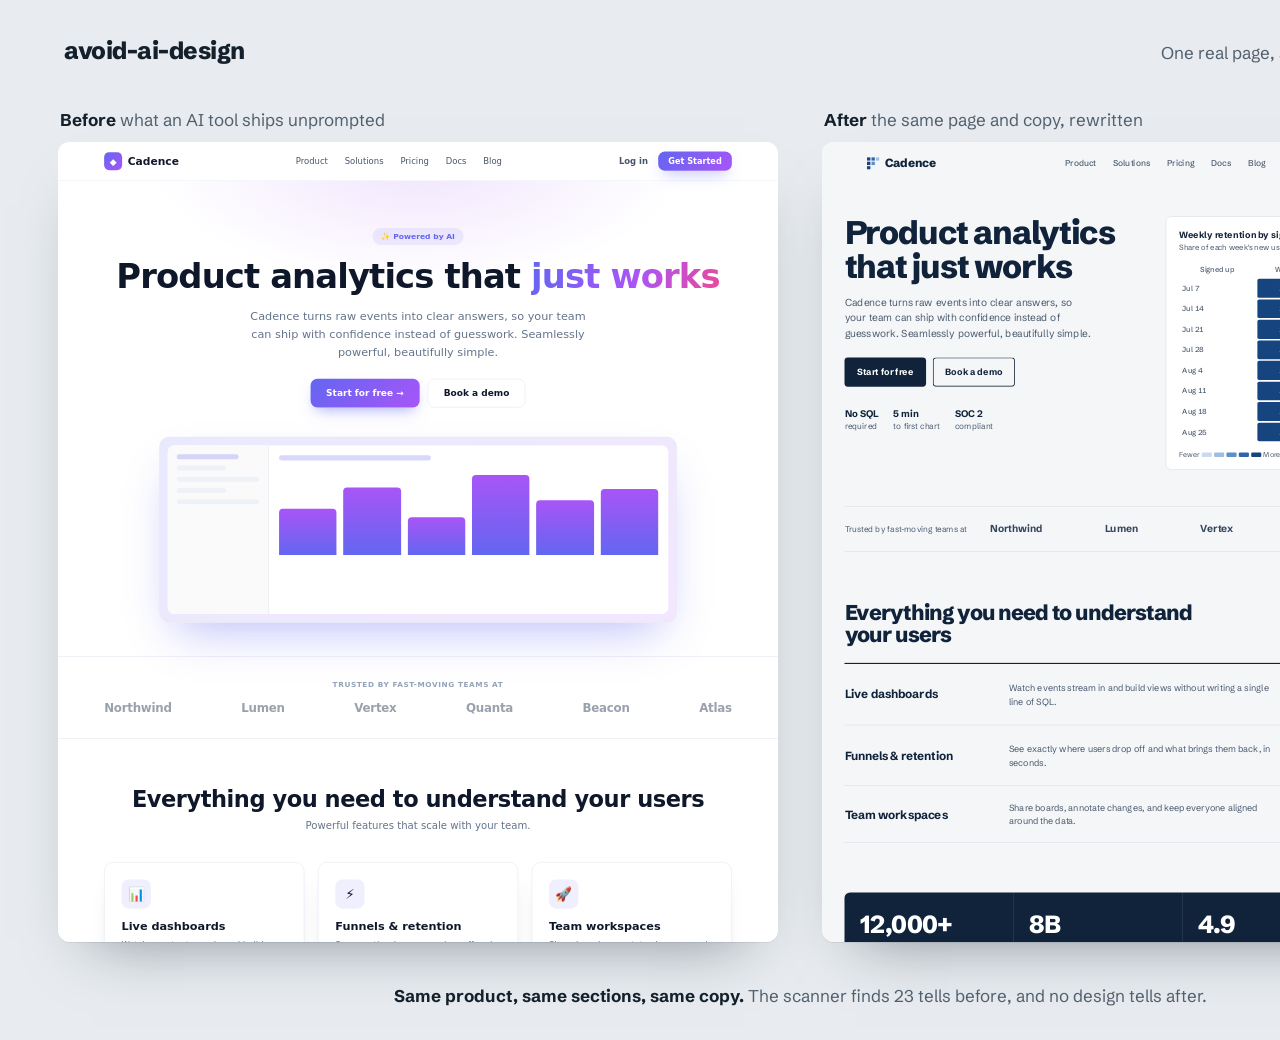
<file: .agents/skills/avoid-ai-design/examples/demo/_compare.html>
<!doctype html>
<!-- Render scaffold for docs/before-after.png (1600x1040). Not part of the lesson. -->
<html lang="en">
<head>
<meta charset="utf-8">
<link href="https://fonts.googleapis.com/css2?family=Schibsted+Grotesk:wght@400;500;700;800&display=swap" rel="stylesheet">
<style>
  *{ margin:0; padding:0; box-sizing:border-box; }
  :root{ --ground:#e8ecf0; --ink:#14202b; --muted:#52606d; }
  html,body{ width:1600px; height:1040px; overflow:hidden; }
  body{ background:var(--ground); color:var(--ink); font-family:"Schibsted Grotesk","Segoe UI",sans-serif; -webkit-font-smoothing:antialiased; display:flex; flex-direction:column; }
  .top{ display:flex; justify-content:space-between; align-items:baseline; padding:36px 64px 0; }
  .wm{ font-size:24px; font-weight:800; letter-spacing:-.02em; }
  .tag{ font-size:17px; color:var(--muted); }
  .stage{ flex:1; display:flex; justify-content:center; align-items:center; gap:44px; }
  .label{ font-size:17px; font-weight:700; margin:0 0 12px 2px; }
  .label span{ font-weight:400; color:var(--muted); }
  .panel{ width:720px; height:800px; border-radius:12px; overflow:hidden; background:#fff; box-shadow:0 1px 0 rgba(20,32,43,.08), 0 30px 60px -34px rgba(20,32,43,.5); }
  .panel iframe{ width:1280px; height:1423px; border:0; transform:scale(.5625); transform-origin:top left; }
  .cap{ text-align:center; font-size:17px; color:var(--muted); padding:0 64px 34px; }
  .cap b{ color:var(--ink); font-weight:700; }
</style>
</head>
<body>
  <div class="top"><div class="wm">avoid-ai-design</div><div class="tag">One real page, audited and rewritten by the skill</div></div>
  <div class="stage">
    <div><p class="label">Before <span>what an AI tool ships unprompted</span></p><div class="panel"><iframe src="slop.html" scrolling="no"></iframe></div></div>
    <div><p class="label">After <span>the same page and copy, rewritten</span></p><div class="panel"><iframe src="refined.html" scrolling="no"></iframe></div></div>
  </div>
  <p class="cap"><b>Same product, same sections, same copy.</b> The scanner finds 23 tells before, and no design tells after.</p>
</body>
</html>
</file>
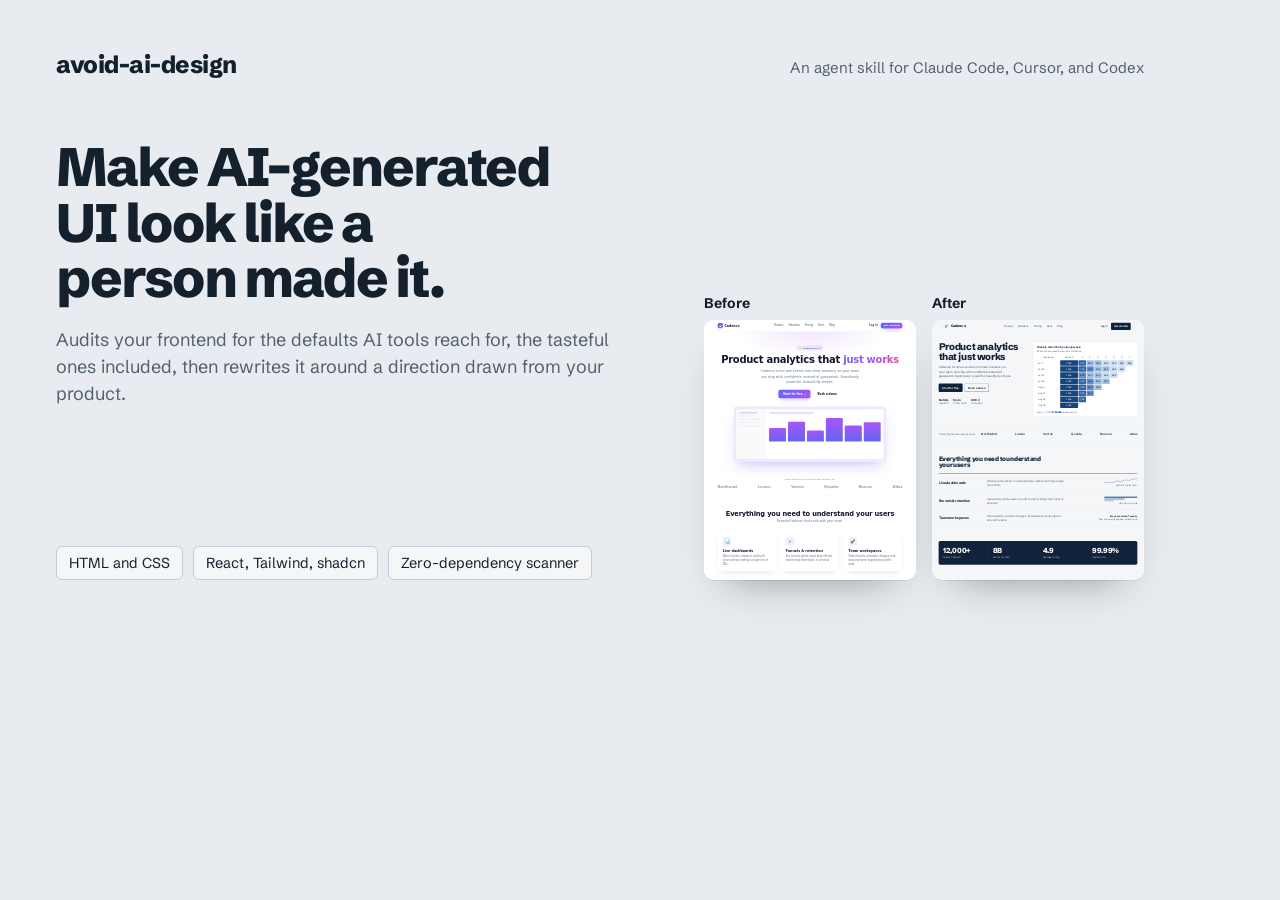
<file: .agents/skills/avoid-ai-design/examples/demo/_og.html>
<!doctype html>
<!-- Render scaffold for docs/og-image.png (1200x630 social preview). Not part of the lesson. -->
<html lang="en">
<head>
<meta charset="utf-8">
<link href="https://fonts.googleapis.com/css2?family=Schibsted+Grotesk:wght@400;500;700;800&display=swap" rel="stylesheet">
<style>
  *{ margin:0; padding:0; box-sizing:border-box; }
  :root{ --ground:#e8ecf0; --ink:#14202b; --muted:#52606d; --line:#c3ccd6; }
  html,body{ width:1200px; height:630px; overflow:hidden; }
  body{ background:var(--ground); color:var(--ink); font-family:"Schibsted Grotesk","Segoe UI",sans-serif; -webkit-font-smoothing:antialiased; padding:50px 56px; position:relative; }
  .top{ display:flex; justify-content:space-between; align-items:baseline; }
  .wm{ font-size:24px; font-weight:800; letter-spacing:-.02em; }
  .meta{ font-size:15px; color:var(--muted); }
  h1{ font-size:54px; line-height:1.03; font-weight:800; letter-spacing:-.035em; margin-top:60px; max-width:640px; text-wrap:balance; }
  .sub{ font-size:18px; line-height:1.5; color:var(--muted); max-width:560px; margin-top:20px; }
  .facts{ position:absolute; left:56px; bottom:50px; display:flex; gap:10px; }
  .facts span{ font-size:14.5px; padding:7px 12px; border:1px solid var(--line); border-radius:6px; background:#f4f6f8; }
  .mini{ position:absolute; right:56px; bottom:50px; display:flex; gap:16px; }
  .mini figure{ display:flex; flex-direction:column; gap:8px; }
  .mini figcaption{ font-size:14px; font-weight:700; }
  .mp{ width:212px; height:260px; border-radius:10px; overflow:hidden; background:#fff; box-shadow:0 1px 0 rgba(20,32,43,.08), 0 20px 40px -24px rgba(20,32,43,.5); }
  .mp iframe{ width:1280px; height:1570px; border:0; transform:scale(.1656); transform-origin:top left; }
</style>
</head>
<body>
  <div class="top"><div class="wm">avoid-ai-design</div><div class="meta">An agent skill for Claude Code, Cursor, and Codex</div></div>
  <h1>Make AI-generated UI look like a person made it.</h1>
  <p class="sub">Audits your frontend for the defaults AI tools reach for, the tasteful ones included, then rewrites it around a direction drawn from your product.</p>
  <div class="facts"><span>HTML and CSS</span><span>React, Tailwind, shadcn</span><span>Zero-dependency scanner</span></div>
  <div class="mini">
    <figure><figcaption>Before</figcaption><div class="mp"><iframe src="slop.html" scrolling="no"></iframe></div></figure>
    <figure><figcaption>After</figcaption><div class="mp"><iframe src="refined.html" scrolling="no"></iframe></div></figure>
  </div>
</body>
</html>
</file>
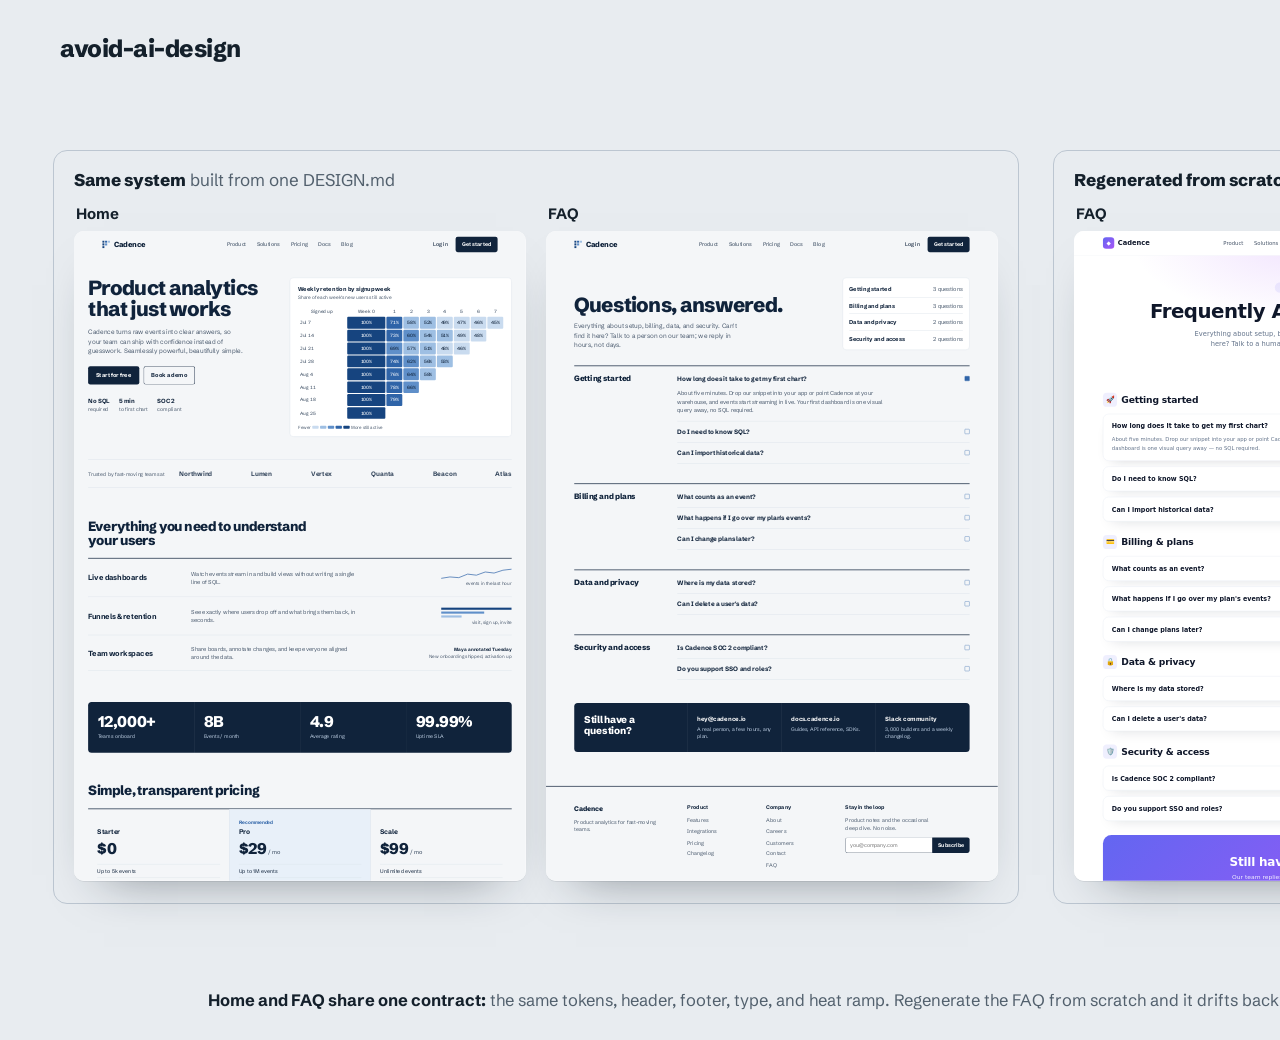
<file: .agents/skills/avoid-ai-design/examples/demo/_pages.html>
<!doctype html>
<!-- Render scaffold for docs/consistency.png (1600x1040 @2x): one system across pages. Not part of the lesson. -->
<html lang="en">
<head>
<meta charset="utf-8">
<link href="https://fonts.googleapis.com/css2?family=Schibsted+Grotesk:wght@400;500;700;800&display=swap" rel="stylesheet">
<style>
  *{ margin:0; padding:0; box-sizing:border-box; }
  :root{ --ground:#e8ecf0; --ink:#14202b; --muted:#52606d; --line:#bcc6d1; }
  html,body{ width:1600px; height:1040px; overflow:hidden; }
  body{ background:var(--ground); color:var(--ink); font-family:"Schibsted Grotesk","Segoe UI",sans-serif; -webkit-font-smoothing:antialiased; display:flex; flex-direction:column; }
  .top{ display:flex; justify-content:space-between; align-items:baseline; padding:34px 60px 0; }
  .wm{ font-size:24px; font-weight:800; letter-spacing:-.02em; }
  .tag{ font-size:17px; color:var(--muted); }
  .stage{ flex:1; display:flex; justify-content:center; align-items:center; gap:34px; }
  .group{ border:1.5px solid var(--line); border-radius:14px; padding:18px 20px 22px; }
  .gt{ font-size:17px; margin-bottom:14px; }
  .gt b{ font-weight:800; }
  .gt span{ color:var(--muted); }
  .row{ display:flex; gap:20px; }
  .label{ font-size:15px; font-weight:700; margin:0 0 8px 2px; }
  .panel{ width:452px; height:650px; border-radius:10px; overflow:hidden; background:#fff; box-shadow:0 1px 0 rgba(20,32,43,.08), 0 24px 48px -30px rgba(20,32,43,.5); }
  .panel iframe{ width:1280px; height:1841px; border:0; transform:scale(.353); transform-origin:top left; }
  .cap{ text-align:center; font-size:16.5px; color:var(--muted); padding:0 60px 30px; }
  .cap b{ color:var(--ink); }
</style>
</head>
<body>
  <div class="top"><div class="wm">avoid-ai-design</div><div class="tag">One design system, every page</div></div>
  <div class="stage">
    <section class="group"><p class="gt"><b>Same system</b> <span>built from one DESIGN.md</span></p>
      <div class="row">
        <div><p class="label">Home</p><div class="panel"><iframe src="refined.html" scrolling="no"></iframe></div></div>
        <div><p class="label">FAQ</p><div class="panel"><iframe src="faq.html" scrolling="no"></iframe></div></div>
      </div>
    </section>
    <section class="group"><p class="gt"><b>Regenerated from scratch</b> <span>design-system drift</span></p>
      <div><p class="label">FAQ</p><div class="panel"><iframe src="faq-drift.html" scrolling="no"></iframe></div></div>
    </section>
  </div>
  <p class="cap"><b>Home and FAQ share one contract:</b> the same tokens, header, footer, type, and heat ramp. Regenerate the FAQ from scratch and it drifts back to the median.</p>
</body>
</html>
</file>
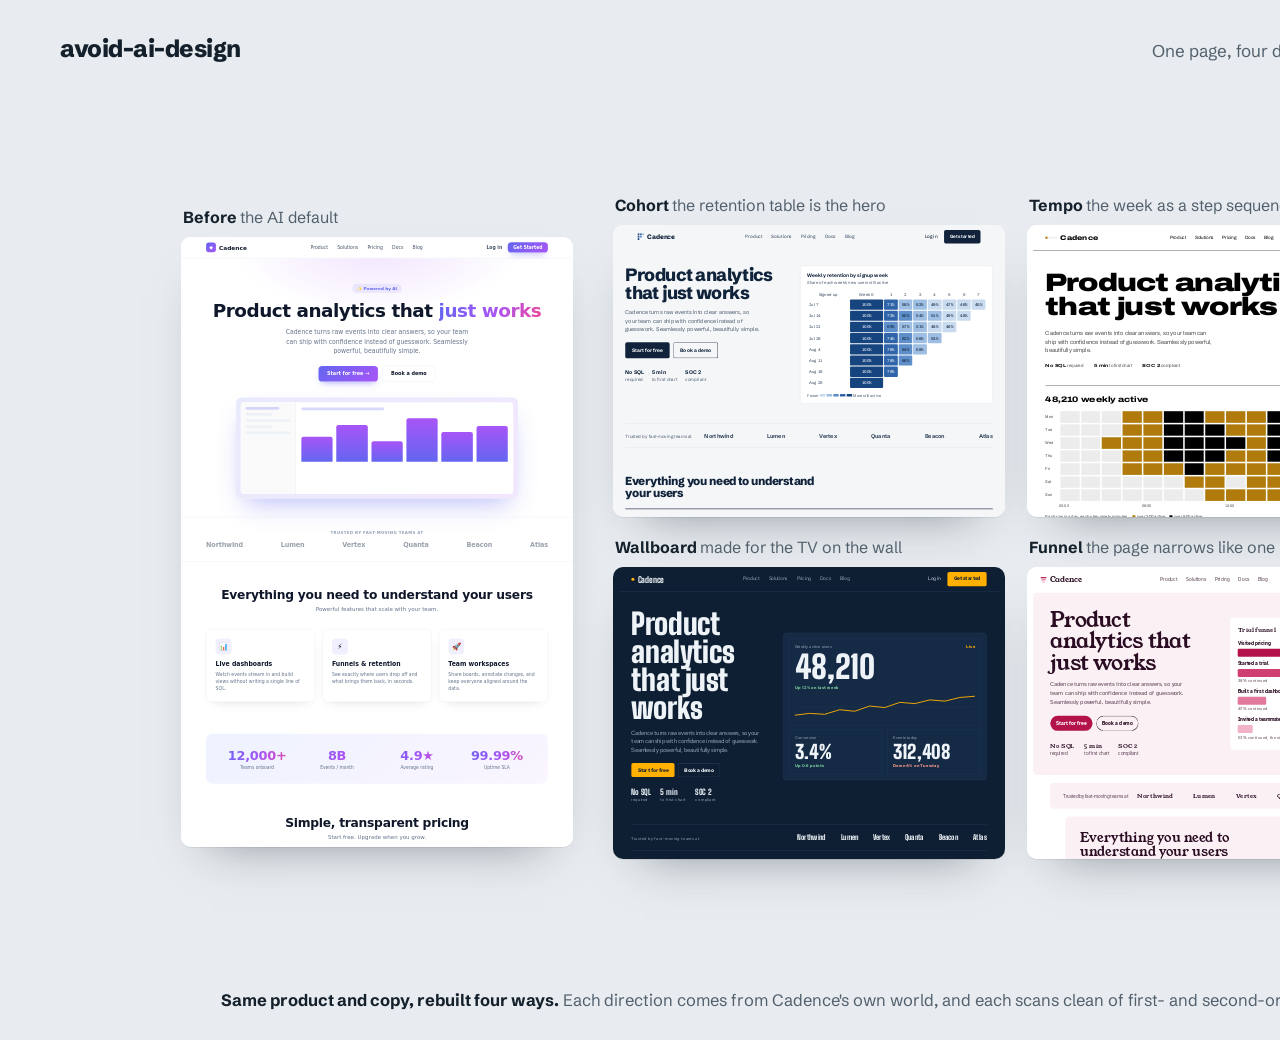
<file: .agents/skills/avoid-ai-design/examples/demo/_variants.html>
<!doctype html>
<!-- Render scaffold for docs/variants.png (1600x1040 @2x): one page, four directions. Not part of the lesson. -->
<html lang="en">
<head>
<meta charset="utf-8">
<link href="https://fonts.googleapis.com/css2?family=Schibsted+Grotesk:wght@400;500;700;800&display=swap" rel="stylesheet">
<style>
  *{ margin:0; padding:0; box-sizing:border-box; }
  :root{ --ground:#e8ecf0; --ink:#14202b; --muted:#52606d; }
  html,body{ width:1600px; height:1040px; overflow:hidden; }
  body{ background:var(--ground); color:var(--ink); font-family:"Schibsted Grotesk","Segoe UI",sans-serif; -webkit-font-smoothing:antialiased; display:flex; flex-direction:column; }
  .top{ display:flex; justify-content:space-between; align-items:baseline; padding:34px 60px 0; }
  .wm{ font-size:24px; font-weight:800; letter-spacing:-.02em; }
  .tag{ font-size:17px; color:var(--muted); }
  .stage{ flex:1; display:flex; justify-content:center; align-items:center; gap:40px; }
  .label{ font-size:16px; font-weight:700; margin:0 0 10px 2px; white-space:nowrap; }
  .label span{ font-weight:400; color:var(--muted); }
  .panel{ border-radius:10px; overflow:hidden; background:#fff; box-shadow:0 1px 0 rgba(20,32,43,.08), 0 24px 48px -30px rgba(20,32,43,.5); }
  .panel iframe{ width:1280px; border:0; transform:scale(.30625); transform-origin:top left; }
  .before .panel{ width:392px; height:610px; } .before .panel iframe{ height:1992px; }
  .grid{ display:grid; grid-template-columns:392px 392px; gap:20px 22px; }
  .grid .panel{ width:392px; height:292px; } .grid .panel iframe{ height:954px; }
  .cap{ text-align:center; font-size:16.5px; color:var(--muted); padding:0 60px 30px; }
  .cap b{ color:var(--ink); }
</style>
</head>
<body>
  <div class="top"><div class="wm">avoid-ai-design</div><div class="tag">One page, four directions drawn from the product</div></div>
  <div class="stage">
    <div class="before"><p class="label">Before <span>the AI default</span></p><div class="panel"><iframe src="slop.html" scrolling="no"></iframe></div></div>
    <div class="grid">
      <div><p class="label">Cohort <span>the retention table is the hero</span></p><div class="panel"><iframe src="refined.html" scrolling="no"></iframe></div></div>
      <div><p class="label">Tempo <span>the week as a step sequencer</span></p><div class="panel"><iframe src="after-tempo.html" scrolling="no"></iframe></div></div>
      <div><p class="label">Wallboard <span>made for the TV on the wall</span></p><div class="panel"><iframe src="after-wallboard.html" scrolling="no"></iframe></div></div>
      <div><p class="label">Funnel <span>the page narrows like one</span></p><div class="panel"><iframe src="after-funnel.html" scrolling="no"></iframe></div></div>
    </div>
  </div>
  <p class="cap"><b>Same product and copy, rebuilt four ways.</b> Each direction comes from Cadence's own world, and each scans clean of first- and second-order defaults.</p>
</body>
</html>
</file>
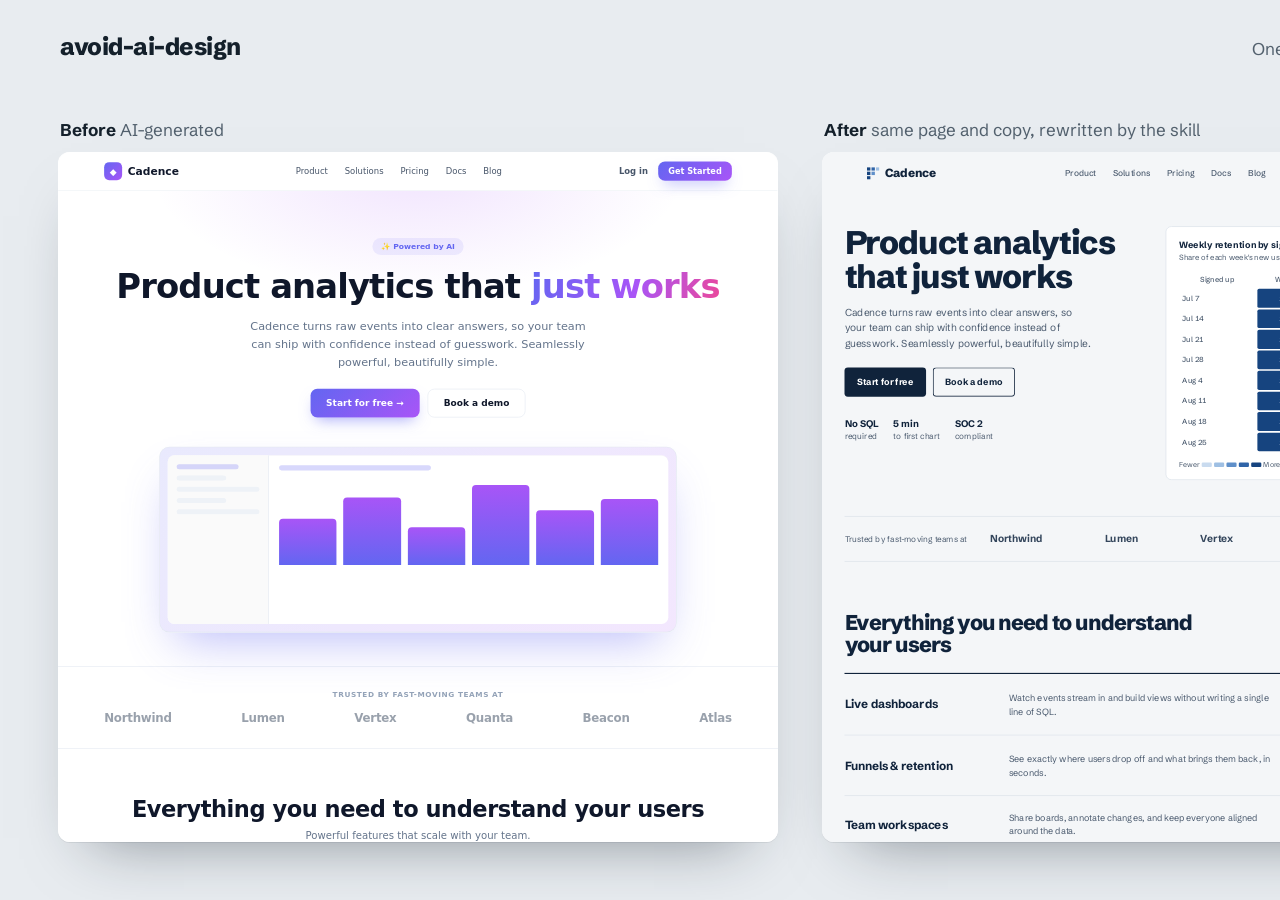
<file: .agents/skills/avoid-ai-design/examples/demo/_x.html>
<!doctype html>
<!-- Render scaffold for docs/x-hero.png (1600x900, 16:9 for X). Not part of the lesson. -->
<html lang="en">
<head>
<meta charset="utf-8">
<link href="https://fonts.googleapis.com/css2?family=Schibsted+Grotesk:wght@400;500;700;800&display=swap" rel="stylesheet">
<style>
  *{ margin:0; padding:0; box-sizing:border-box; }
  :root{ --ground:#e8ecf0; --ink:#14202b; --muted:#52606d; }
  html,body{ width:1600px; height:900px; overflow:hidden; }
  body{ background:var(--ground); color:var(--ink); font-family:"Schibsted Grotesk","Segoe UI",sans-serif; -webkit-font-smoothing:antialiased; display:flex; flex-direction:column; }
  .top{ display:flex; justify-content:space-between; align-items:baseline; padding:32px 60px 0; }
  .wm{ font-size:24px; font-weight:800; letter-spacing:-.02em; }
  .tag{ font-size:17px; color:var(--muted); }
  .stage{ flex:1; display:flex; justify-content:center; align-items:center; gap:44px; }
  .label{ font-size:17px; font-weight:700; margin:0 0 12px 2px; }
  .label span{ font-weight:400; color:var(--muted); }
  .panel{ width:720px; height:690px; border-radius:12px; overflow:hidden; background:#fff; box-shadow:0 1px 0 rgba(20,32,43,.08), 0 30px 60px -34px rgba(20,32,43,.5); }
  .panel iframe{ width:1280px; height:1227px; border:0; transform:scale(.5625); transform-origin:top left; }
</style>
</head>
<body>
  <div class="top"><div class="wm">avoid-ai-design</div><div class="tag">One real page, audited and rewritten</div></div>
  <div class="stage">
    <div><p class="label">Before <span>AI-generated</span></p><div class="panel"><iframe src="slop.html" scrolling="no"></iframe></div></div>
    <div><p class="label">After <span>same page and copy, rewritten by the skill</span></p><div class="panel"><iframe src="refined.html" scrolling="no"></iframe></div></div>
  </div>
</body>
</html>
</file>
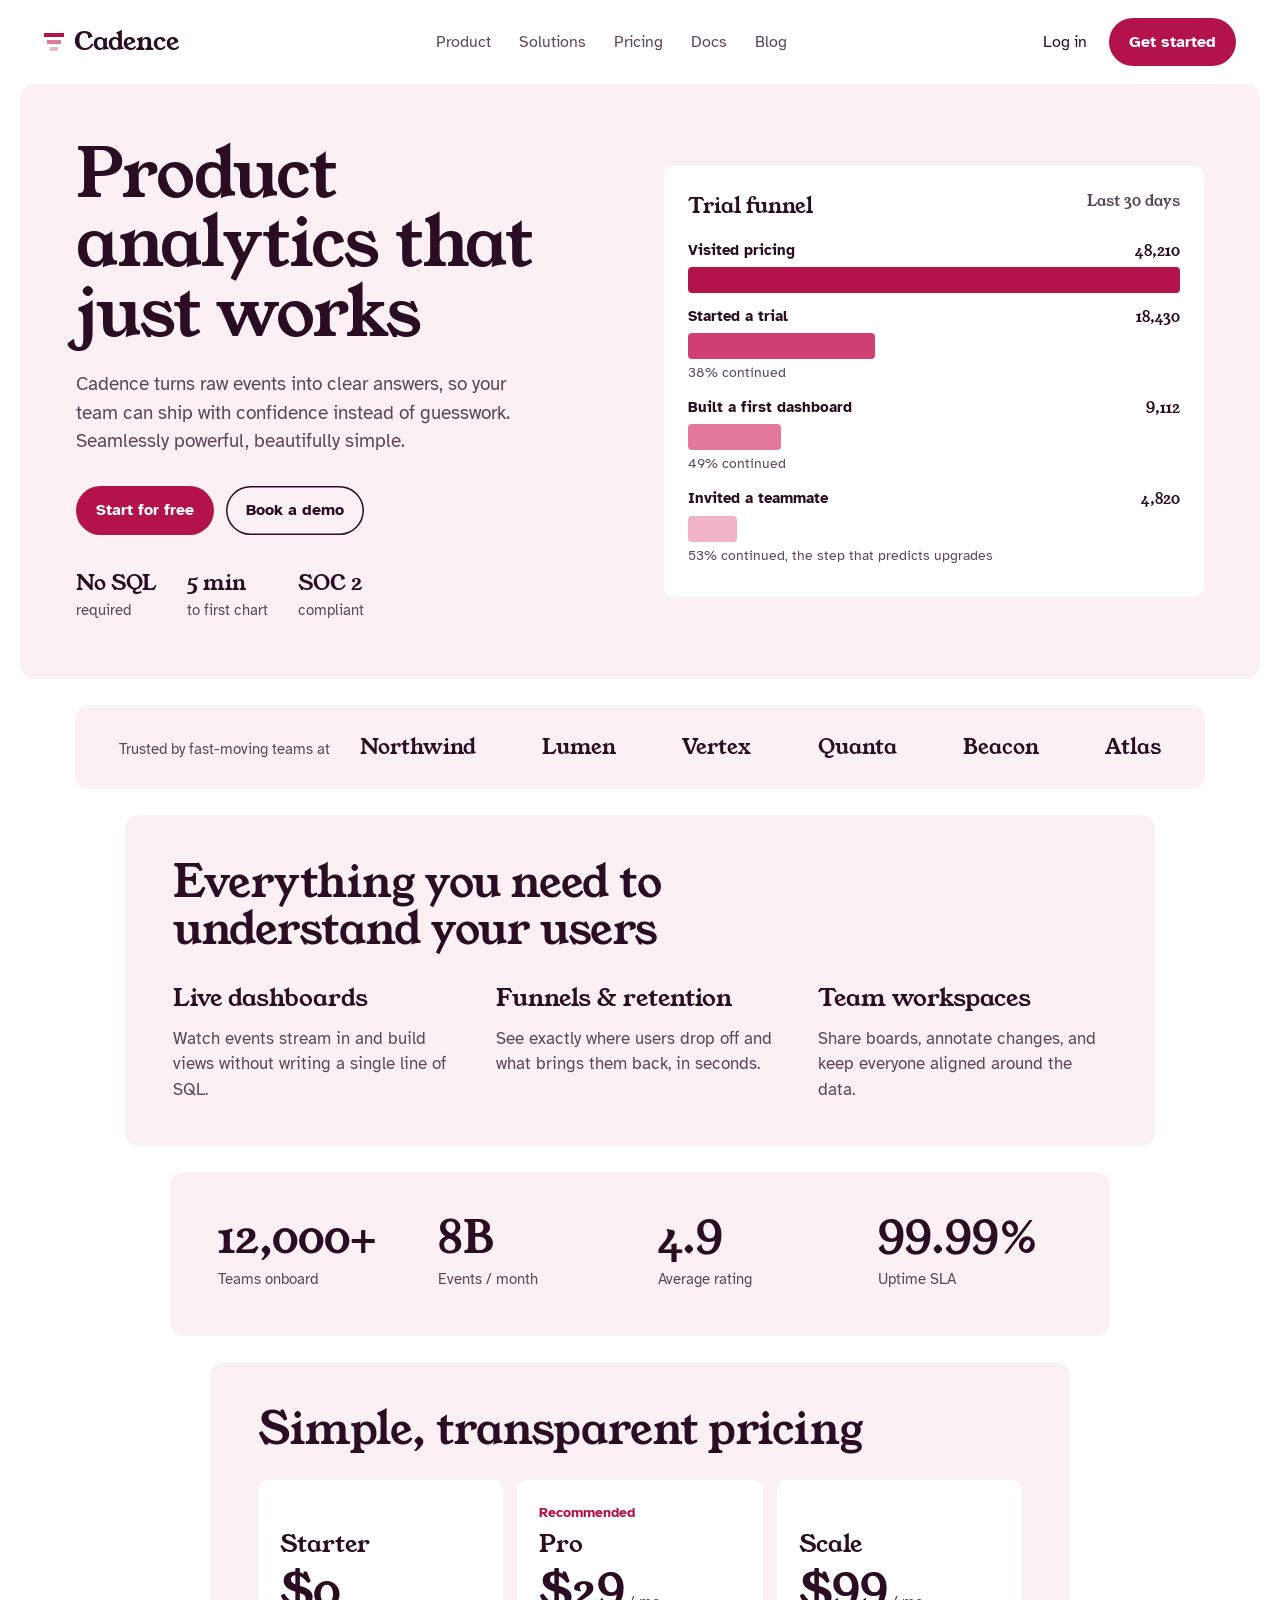
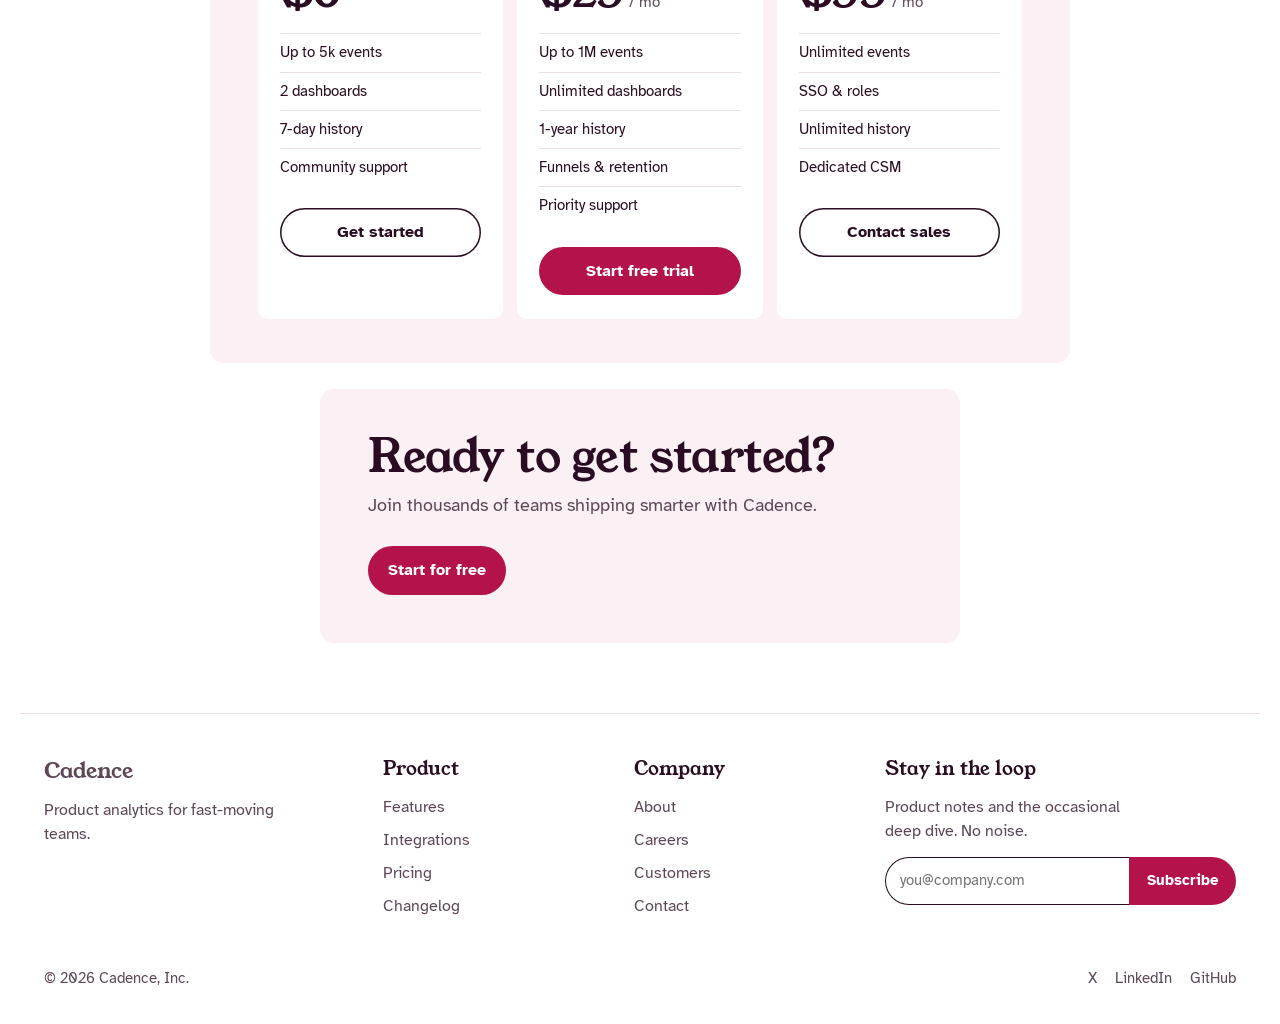
<file: .agents/skills/avoid-ai-design/examples/demo/after-funnel.html>
<!doctype html>
<!-- DEMO / after, direction "Funnel": the SAME site as slop.html, grounded in the question every
     Cadence user asks: where do people drop off? The hero is a real funnel, and the page itself is
     one: each band a little narrower than the last, so the silhouette narrows toward the one action.
     A sturdy low-contrast serif for voice, a hyperlegible sans for reading, one hue in steps.
     avoid-ai-design-ignore-file: L4, L9, CP2, CP6
     (content held identical to slop.html so that only the design varies; see AUDIT.md) -->
<html lang="en">
<head>
<meta charset="utf-8">
<meta name="viewport" content="width=device-width, initial-scale=1">
<title>Cadence: product analytics</title>
<link rel="preconnect" href="https://fonts.googleapis.com">
<link rel="preconnect" href="https://fonts.gstatic.com" crossorigin>
<link href="https://fonts.googleapis.com/css2?family=Young+Serif&family=Atkinson+Hyperlegible:wght@400;700&display=swap" rel="stylesheet">
<style>
  *{ margin:0; padding:0; box-sizing:border-box; }
  :root{ --ground:#ffffff; --band:#fbf1f5; --ink:#2b0d23; --muted:#5e4657; --rule:#ecdde5;
         --step-1:#b3124a; --step-2:#cf3f71; --step-3:#e3789d; --step-4:#f0b3c8;
         --voice:"Young Serif", Georgia, serif; --read:"Atkinson Hyperlegible", "Segoe UI", sans-serif; }
  body{ font-family:var(--read); color:var(--ink); background:var(--ground); line-height:1.55; -webkit-font-smoothing:antialiased; }
  a{ color:inherit; text-decoration:none; }
  a:focus-visible, button:focus-visible, input:focus-visible{ outline:3px solid var(--step-1); outline-offset:3px; border-radius:4px; }
  h1, h2, h3, .big{ font-family:var(--voice); font-weight:400; }
  /* the page narrows like a funnel: every band is centered and a step smaller than the one above */
  .band{ margin:0 auto 26px; background:var(--band); border-radius:14px; padding:44px 48px; }
  .w1{ max-width:1240px; } .w2{ max-width:1130px; } .w3{ max-width:1030px; } .w4{ max-width:940px; } .w5{ max-width:860px; } .w6{ max-width:640px; }

  .nav{ max-width:1240px; margin:0 auto; padding:0 24px; display:flex; align-items:center; justify-content:space-between; height:84px; }
  .brand{ display:flex; align-items:center; gap:10px; font-family:var(--voice); font-size:26px; }
  .brand svg{ display:block; }
  .links{ display:flex; gap:28px; font-size:16px; color:var(--muted); }
  .links a:hover{ color:var(--ink); }
  .nav-r{ display:flex; align-items:center; gap:22px; font-size:16px; }
  .btn{ display:inline-block; background:var(--step-1); color:#fff; font-weight:700; font-size:16px; padding:12px 20px; border-radius:999px; transition:background-color .15s ease; }
  .btn:hover{ background:var(--ink); }
  .btn.line{ background:transparent; color:var(--ink); box-shadow:inset 0 0 0 1.5px var(--ink); }
  .btn.line:hover{ background:var(--ink); color:#fff; }

  .hero{ display:grid; grid-template-columns:1fr 1fr; gap:48px; align-items:center; padding:56px 56px; }
  .hero h1{ font-size:68px; line-height:1.02; letter-spacing:-.015em; margin-bottom:22px; }
  .hero .sub{ font-size:18.5px; color:var(--muted); max-width:470px; margin-bottom:30px; }
  .cta{ display:flex; gap:12px; flex-wrap:wrap; }
  .proof{ list-style:none; display:flex; gap:30px; margin-top:32px; font-size:15px; color:var(--muted); }
  .proof b{ display:block; color:var(--ink); font-family:var(--voice); font-weight:400; font-size:21px; }

  .funnel{ background:var(--ground); border-radius:10px; padding:24px 24px 18px; }
  .funnel figcaption{ display:flex; justify-content:space-between; margin-bottom:16px; }
  .funnel figcaption b{ font-family:var(--voice); font-weight:400; font-size:21px; }
  .funnel figcaption span{ color:var(--muted); font-size:14.5px; }
  .stage{ margin-bottom:12px; }
  .stage .top{ display:flex; justify-content:space-between; font-size:15px; margin-bottom:5px; }
  .stage .top span, .funnel figcaption span{ font-family:var(--voice); }
  .stage .top b{ font-weight:700; }
  .stage .bar{ height:26px; border-radius:4px; }
  .stage .drop{ font-size:13.5px; color:var(--muted); margin-top:4px; }

  .logos{ display:flex; justify-content:space-between; align-items:baseline; gap:30px; padding:26px 44px; }
  .logos p{ color:var(--muted); font-size:15px; white-space:nowrap; }
  .logos ul{ list-style:none; display:flex; justify-content:space-between; flex:1; font-family:var(--voice); font-size:21px; }

  .band h2{ font-size:44px; line-height:1.06; letter-spacing:-.01em; max-width:640px; margin-bottom:28px; }
  .features{ display:grid; grid-template-columns:repeat(3,1fr); gap:34px; }
  .features h3{ font-size:24px; margin-bottom:8px; }
  .features p{ color:var(--muted); font-size:16.5px; }

  .counts{ display:grid; grid-template-columns:repeat(4,1fr); gap:36px; }
  .counts .big{ font-size:44px; line-height:1; }
  .counts span{ display:block; margin-top:8px; color:var(--muted); font-size:15px; }

  .plans{ display:grid; grid-template-columns:repeat(3,1fr); gap:14px; }
  .plan{ background:var(--ground); border-radius:10px; padding:22px 22px 24px; }
  .plan .rec{ height:20px; font-size:14px; font-weight:700; color:var(--step-1); }
  .plan h3{ font-size:24px; margin:4px 0 6px; }
  .plan .big{ font-size:46px; line-height:1; }
  .plan .big small{ font-family:var(--read); font-size:15px; color:var(--muted); }
  .plan ul{ list-style:none; margin:18px 0 22px; }
  .plan li{ padding:7px 0; border-top:1px solid var(--rule); font-size:15px; }
  .plan .btn{ display:block; text-align:center; }

  .close{ text-align:left; padding:44px 48px 48px; }
  .close h2{ font-size:46px; margin-bottom:10px; }
  .close p{ color:var(--muted); font-size:18px; margin-bottom:26px; }

  footer{ max-width:1240px; margin:70px auto 0; padding:40px 24px 34px; border-top:1px solid var(--rule); }
  .foot{ display:grid; grid-template-columns:1.4fr 1fr 1fr 1.6fr; gap:32px; }
  .foot h4{ font-family:var(--voice); font-weight:400; font-size:19px; margin-bottom:12px; }
  .foot a{ display:block; color:var(--muted); font-size:15.5px; margin-bottom:9px; }
  .foot a:hover{ color:var(--ink); }
  .foot p{ color:var(--muted); font-size:15.5px; max-width:270px; }
  .signup{ display:flex; margin-top:14px; }
  .signup input{ flex:1; font:inherit; font-size:15px; padding:11px 14px; border:1.5px solid var(--ink); border-right:0; border-radius:999px 0 0 999px; }
  .signup button{ font:inherit; font-weight:700; font-size:15px; padding:0 18px; border:0; border-radius:0 999px 999px 0; background:var(--step-1); color:#fff; cursor:pointer; }
  .signup button:hover{ background:var(--ink); }
  .legal{ display:flex; justify-content:space-between; margin-top:40px; font-size:14.5px; color:var(--muted); }
  .legal nav{ display:flex; gap:18px; }

  @media (max-width:900px){
    .hero, .features, .plans{ grid-template-columns:1fr; } .hero{ padding:36px 24px; } .band{ padding:32px 24px; }
    .hero h1{ font-size:46px; } .counts, .foot{ grid-template-columns:1fr 1fr; } .links, .logos ul{ display:none; }
  }
</style>
</head>
<body>
  <header class="nav">
    <a class="brand" href="after-funnel.html">
      <svg width="20" height="20" viewBox="0 0 20 20" aria-hidden="true"><rect x="0" y="1" width="20" height="4" fill="#b3124a"/><rect x="3" y="8" width="14" height="4" fill="#e3789d"/><rect x="6" y="15" width="8" height="4" fill="#f0b3c8"/></svg>
      Cadence
    </a>
    <nav class="links" aria-label="Main"><a href="#">Product</a><a href="#">Solutions</a><a href="#pricing">Pricing</a><a href="#">Docs</a><a href="#">Blog</a></nav>
    <div class="nav-r"><a href="#">Log in</a><a class="btn" href="#">Get started</a></div>
  </header>

  <main>
    <section class="band w1 hero">
      <div>
        <h1>Product analytics that just works</h1>
        <p class="sub">Cadence turns raw events into clear answers, so your team can ship with confidence instead of guesswork. Seamlessly powerful, beautifully simple.</p>
        <div class="cta"><a class="btn" href="#">Start for free</a><a class="btn line" href="#">Book a demo</a></div>
        <ul class="proof"><li><b>No SQL</b>required</li><li><b>5 min</b>to first chart</li><li><b>SOC 2</b>compliant</li></ul>
      </div>
      <figure class="funnel">
        <figcaption><b>Trial funnel</b><span>Last 30 days</span></figcaption>
        <div class="stage"><div class="top"><b>Visited pricing</b><span>48,210</span></div><div class="bar" style="width:100%;background:var(--step-1)"></div></div>
        <div class="stage"><div class="top"><b>Started a trial</b><span>18,430</span></div><div class="bar" style="width:38%;background:var(--step-2)"></div><div class="drop">38% continued</div></div>
        <div class="stage"><div class="top"><b>Built a first dashboard</b><span>9,112</span></div><div class="bar" style="width:19%;background:var(--step-3)"></div><div class="drop">49% continued</div></div>
        <div class="stage"><div class="top"><b>Invited a teammate</b><span>4,820</span></div><div class="bar" style="width:10%;background:var(--step-4)"></div><div class="drop">53% continued, the step that predicts upgrades</div></div>
      </figure>
    </section>

    <section class="band w2 logos" aria-label="Customers">
      <p>Trusted by fast-moving teams at</p>
      <ul><li>Northwind</li><li>Lumen</li><li>Vertex</li><li>Quanta</li><li>Beacon</li><li>Atlas</li></ul>
    </section>

    <section class="band w3">
      <h2>Everything you need to understand your users</h2>
      <div class="features">
        <div><h3>Live dashboards</h3><p>Watch events stream in and build views without writing a single line of SQL.</p></div>
        <div><h3>Funnels &amp; retention</h3><p>See exactly where users drop off and what brings them back, in seconds.</p></div>
        <div><h3>Team workspaces</h3><p>Share boards, annotate changes, and keep everyone aligned around the data.</p></div>
      </div>
    </section>

    <section class="band w4 counts" aria-label="Cadence in numbers">
      <div><div class="big">12,000+</div><span>Teams onboard</span></div>
      <div><div class="big">8B</div><span>Events / month</span></div>
      <div><div class="big">4.9</div><span>Average rating</span></div>
      <div><div class="big">99.99%</div><span>Uptime SLA</span></div>
    </section>

    <section class="band w5" id="pricing">
      <h2>Simple, transparent pricing</h2>
      <div class="plans">
        <div class="plan"><div class="rec"></div><h3>Starter</h3><div class="big">$0</div><ul><li>Up to 5k events</li><li>2 dashboards</li><li>7-day history</li><li>Community support</li></ul><a class="btn line" href="#">Get started</a></div>
        <div class="plan"><div class="rec">Recommended</div><h3>Pro</h3><div class="big">$29<small> / mo</small></div><ul><li>Up to 1M events</li><li>Unlimited dashboards</li><li>1-year history</li><li>Funnels &amp; retention</li><li>Priority support</li></ul><a class="btn" href="#">Start free trial</a></div>
        <div class="plan"><div class="rec"></div><h3>Scale</h3><div class="big">$99<small> / mo</small></div><ul><li>Unlimited events</li><li>SSO &amp; roles</li><li>Unlimited history</li><li>Dedicated CSM</li></ul><a class="btn line" href="#">Contact sales</a></div>
      </div>
    </section>

    <section class="band w6 close">
      <h2>Ready to get started?</h2>
      <p>Join thousands of teams shipping smarter with Cadence.</p>
      <a class="btn" href="#">Start for free</a>
    </section>
  </main>

  <footer>
    <div class="foot">
      <div><a class="brand" href="after-funnel.html" style="font-size:22px;margin-bottom:10px">Cadence</a><p>Product analytics for fast-moving teams.</p></div>
      <div><h4>Product</h4><a href="#">Features</a><a href="#">Integrations</a><a href="#pricing">Pricing</a><a href="#">Changelog</a></div>
      <div><h4>Company</h4><a href="#">About</a><a href="#">Careers</a><a href="#">Customers</a><a href="#">Contact</a></div>
      <div><h4>Stay in the loop</h4><p>Product notes and the occasional deep dive. No noise.</p>
        <form class="signup" onsubmit="return false"><label for="em" style="position:absolute;left:-9999px">Email</label><input id="em" type="email" placeholder="you@company.com"><button type="submit">Subscribe</button></form></div>
    </div>
    <div class="legal"><span>© 2026 Cadence, Inc.</span><nav aria-label="Social"><a href="#">X</a><a href="#">LinkedIn</a><a href="#">GitHub</a></nav></div>
  </footer>
</body>
</html>
</file>
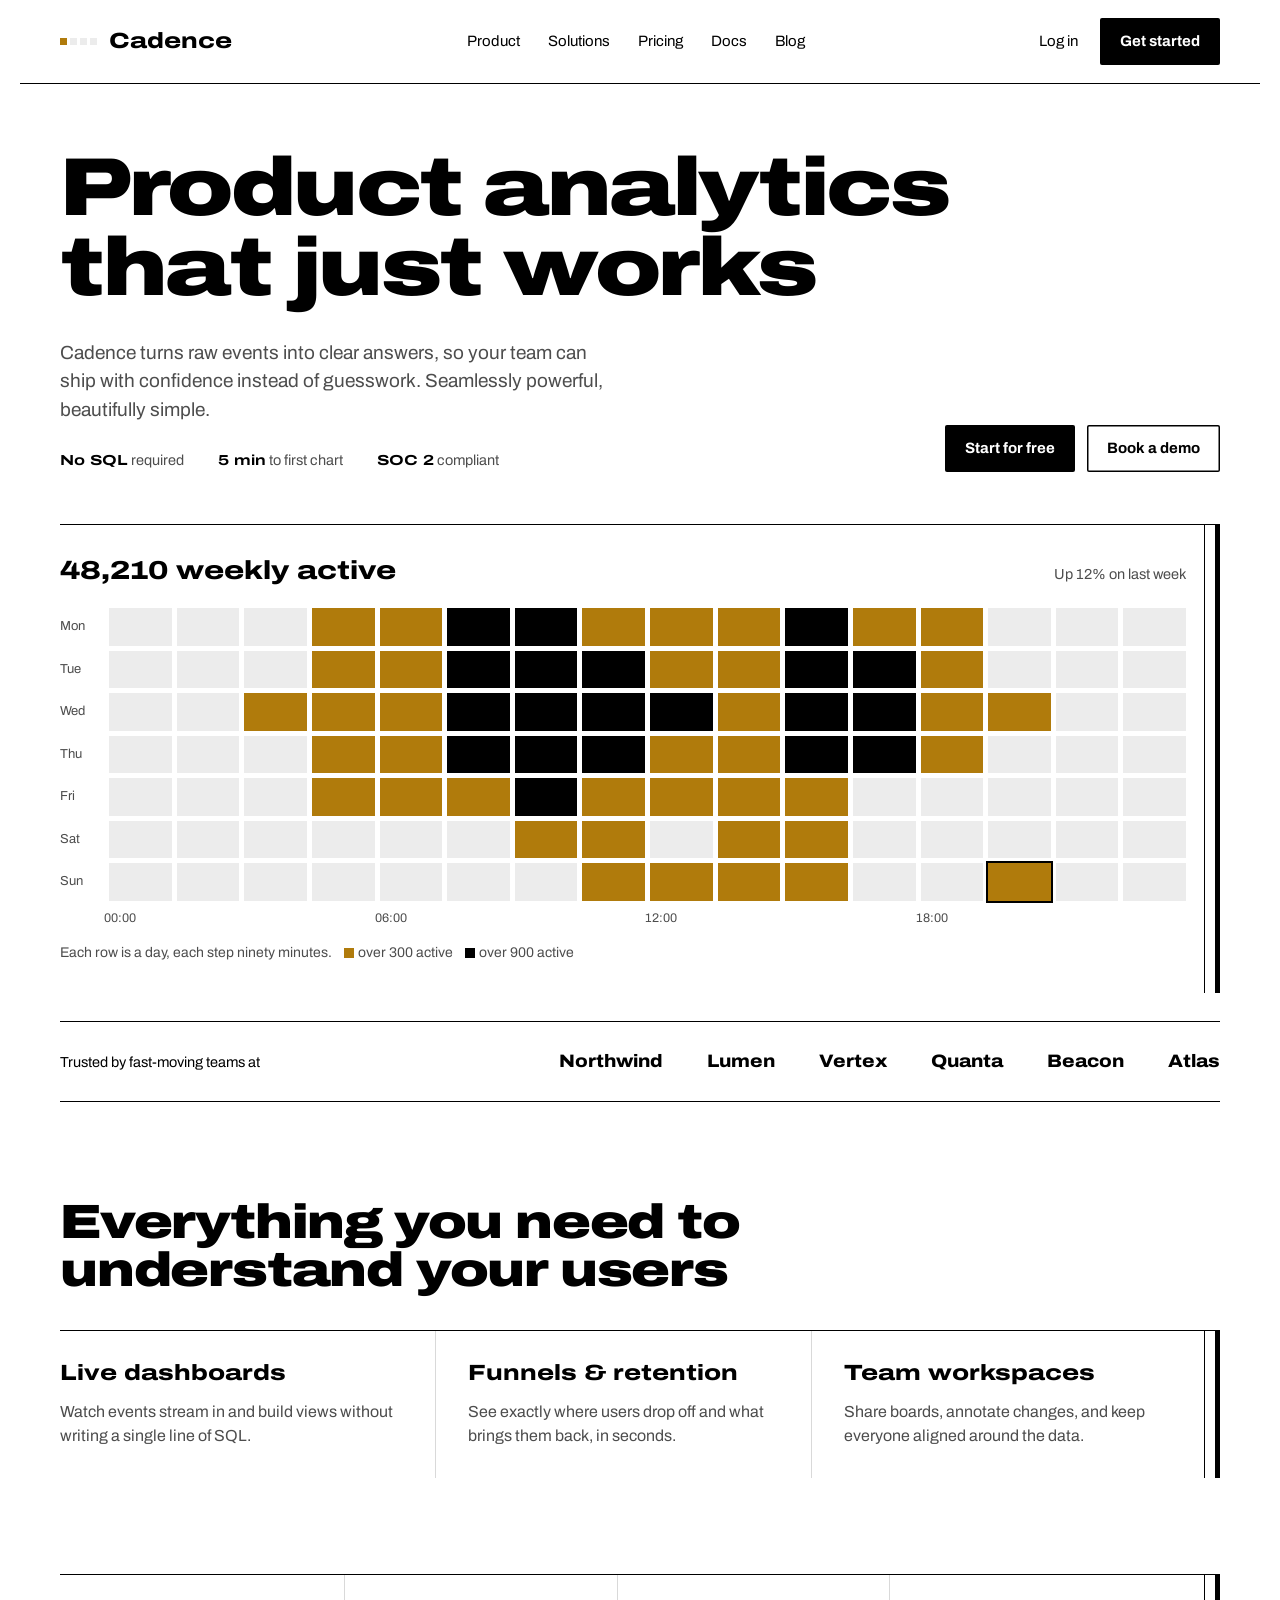
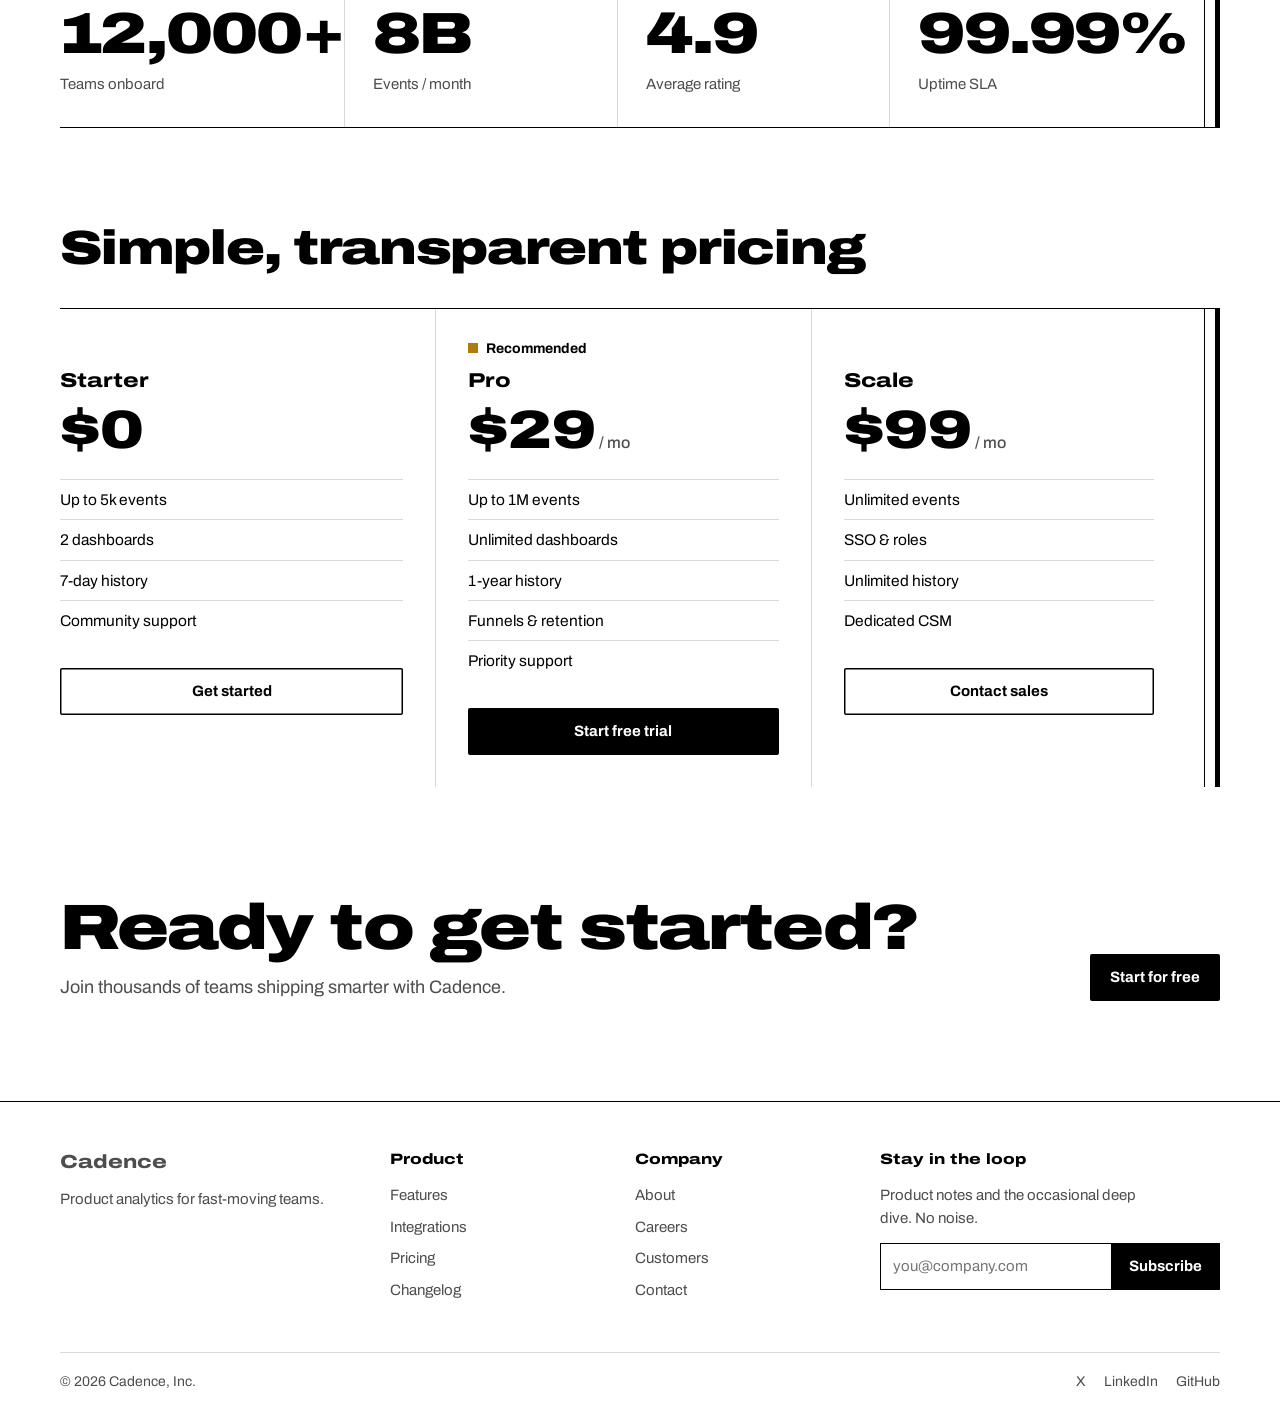
<file: .agents/skills/avoid-ai-design/examples/demo/after-tempo.html>
<!doctype html>
<!-- DEMO / after, direction "Tempo": the SAME site as slop.html, grounded in the product's name.
     A cadence is the rhythm a team ships at, and Cadence measures that rhythm, so the week is drawn
     as a step sequencer, sections end on a musical double barline, and the type runs wide.
     avoid-ai-design-ignore-file: L4, L9, CP2, CP6
     (content held identical to slop.html so that only the design varies; see AUDIT.md) -->
<html lang="en">
<head>
<meta charset="utf-8">
<meta name="viewport" content="width=device-width, initial-scale=1">
<title>Cadence: product analytics</title>
<link rel="preconnect" href="https://fonts.googleapis.com">
<link rel="preconnect" href="https://fonts.gstatic.com" crossorigin>
<link href="https://fonts.googleapis.com/css2?family=Archivo:wdth,wght@75..125,400..900&display=swap" rel="stylesheet">
<style>
  *{ margin:0; padding:0; box-sizing:border-box; }
  :root{ --ground:#ffffff; --ink:#000000; --muted:#4d4d4d; --rule:#d9d9d9; --rest:#ececec; --brass:#b07b0c;
         --face:"Archivo", "Arial", sans-serif; }
  body{ font-family:var(--face); color:var(--ink); background:var(--ground); line-height:1.5; -webkit-font-smoothing:antialiased; }
  a{ color:inherit; text-decoration:none; }
  a:focus-visible, button:focus-visible, input:focus-visible{ outline:2px solid var(--ink); outline-offset:3px; }
  .wrap{ max-width:1240px; margin:0 auto; padding:0 40px; }
  .wide{ font-stretch:125%; }
  /* the signature: a section ends like a piece of music, thin line, gap, thick line */
  .fine{ position:relative; padding-right:34px; }
  .fine::after{ content:""; position:absolute; top:0; bottom:0; right:0; width:10px; border-left:1px solid var(--ink); border-right:5px solid var(--ink); }

  .nav{ display:flex; align-items:center; justify-content:space-between; height:84px; border-bottom:1px solid var(--ink); }
  .brand{ display:flex; align-items:center; gap:12px; font-weight:800; font-size:22px; font-stretch:125%; }
  .beat{ display:flex; gap:3px; } .beat i{ width:7px; height:7px; background:var(--rest); } .beat i:first-child{ background:var(--brass); }
  .links{ display:flex; gap:28px; font-size:15px; }
  .links a:hover{ text-decoration:underline; text-underline-offset:4px; }
  .nav-r{ display:flex; align-items:center; gap:22px; font-size:15px; }
  .btn{ display:inline-block; background:var(--ink); color:#fff; font-weight:700; font-size:15px; padding:12px 20px; border-radius:2px; transition:background-color .15s ease, color .15s ease; }
  .btn:hover{ background:var(--brass); color:var(--ink); }
  .btn.line{ background:transparent; color:var(--ink); box-shadow:inset 0 0 0 1.5px var(--ink); }
  .btn.line:hover{ background:var(--ink); color:#fff; }

  .hero{ padding:64px 0 28px; }
  .hero h1{ font-size:82px; line-height:.98; font-weight:900; font-stretch:125%; letter-spacing:-.03em; max-width:1000px; }
  .hero .lede{ display:grid; grid-template-columns:1fr auto; gap:48px; align-items:end; margin-top:30px; }
  .hero .sub{ font-size:19px; color:var(--muted); max-width:560px; }
  .cta{ display:flex; gap:12px; }
  .proof{ list-style:none; display:flex; gap:34px; margin-top:26px; font-size:14.5px; color:var(--muted); }
  .proof b{ color:var(--ink); font-stretch:125%; }

  .seq{ margin-top:52px; padding-top:26px; padding-bottom:30px; border-top:1px solid var(--ink); }
  .seq .cap{ display:flex; justify-content:space-between; align-items:baseline; margin-bottom:18px; }
  .seq .cap b{ font-size:26px; font-weight:800; font-stretch:125%; }
  .seq .cap span{ color:var(--muted); font-size:14.5px; }
  .grid{ display:grid; grid-template-columns:44px repeat(16,1fr); gap:5px; align-items:center; }
  .grid .day{ font-size:13px; color:var(--muted); }
  .grid .s{ aspect-ratio:5 / 3; background:var(--rest); }
  .grid .s.on{ background:var(--brass); }
  .grid .s.peak{ background:var(--ink); }
  .grid .s.now{ box-shadow:0 0 0 2px var(--ink); }
  .ticks{ display:grid; grid-template-columns:44px repeat(4,1fr); margin-top:8px; font-size:12.5px; color:var(--muted); }
  .seq .note{ margin-top:14px; font-size:14px; color:var(--muted); }
  .seq .note i{ display:inline-block; width:10px; height:10px; vertical-align:-1px; margin:0 4px 0 12px; }

  .logos{ display:flex; justify-content:space-between; align-items:baseline; padding:26px 0; border-top:1px solid var(--ink); border-bottom:1px solid var(--ink); font-size:14.5px; }
  .logos ul{ list-style:none; display:flex; gap:44px; font-weight:800; font-size:18px; font-stretch:112%; }

  .block{ padding:96px 0 0; }
  .block h2{ font-size:48px; line-height:1; font-weight:900; font-stretch:125%; letter-spacing:-.025em; max-width:880px; margin-bottom:36px; }
  .measures{ display:grid; grid-template-columns:repeat(3,1fr); border-top:1px solid var(--ink); }
  .measures > div{ padding:26px 32px 30px 0; }
  .measures > div + div{ padding-left:32px; border-left:1px solid var(--rule); }
  .measures h3{ font-size:22px; font-weight:800; font-stretch:125%; margin-bottom:10px; }
  .measures p{ color:var(--muted); font-size:16px; }

  .counts{ display:grid; grid-template-columns:repeat(4,1fr); margin-top:96px; border-top:1px solid var(--ink); border-bottom:1px solid var(--ink); }
  .counts div{ padding:30px 0 32px; }
  .counts div + div{ padding-left:28px; border-left:1px solid var(--rule); }
  .counts b{ display:block; font-size:58px; line-height:1; font-weight:900; font-stretch:125%; letter-spacing:-.03em; }
  .counts span{ display:block; margin-top:10px; font-size:15px; color:var(--muted); }

  .plans{ display:grid; grid-template-columns:repeat(3,1fr); border-top:1px solid var(--ink); }
  .plan{ padding:28px 32px 32px 0; }
  .plan + .plan{ padding-left:32px; border-left:1px solid var(--rule); }
  .plan .rec{ display:flex; align-items:center; gap:8px; height:22px; font-size:14px; font-weight:700; }
  .plan .rec i{ width:10px; height:10px; background:var(--brass); }
  .plan h3{ font-size:20px; font-weight:800; font-stretch:125%; margin:6px 0 8px; }
  .plan .price{ font-size:54px; line-height:1; font-weight:900; font-stretch:125%; }
  .plan .price small{ font-size:16px; font-weight:500; font-stretch:100%; color:var(--muted); }
  .plan ul{ list-style:none; margin:22px 0 28px; }
  .plan li{ padding:8px 0; border-top:1px solid var(--rule); font-size:15.5px; }
  .plan .btn{ display:block; text-align:center; }

  .close{ display:flex; justify-content:space-between; align-items:flex-end; gap:40px; padding:110px 0 100px; }
  .close h2{ font-size:64px; line-height:.98; font-weight:900; font-stretch:125%; letter-spacing:-.03em; }
  .close p{ margin-top:14px; color:var(--muted); font-size:18px; }

  footer{ border-top:1px solid var(--ink); padding:46px 0 36px; }
  .foot{ display:grid; grid-template-columns:1.4fr 1fr 1fr 1.6fr; gap:32px; }
  .foot h4{ font-size:15px; font-weight:800; font-stretch:125%; margin-bottom:14px; }
  .foot a{ display:block; color:var(--muted); font-size:15px; margin-bottom:9px; }
  .foot a:hover{ color:var(--ink); }
  .foot p{ color:var(--muted); font-size:15px; max-width:270px; }
  .signup{ display:flex; margin-top:14px; }
  .signup input{ flex:1; font:inherit; font-size:15px; padding:11px 12px; border:1.5px solid var(--ink); border-right:0; border-radius:0; }
  .signup button{ font:inherit; font-weight:700; font-size:15px; padding:0 18px; border:0; background:var(--ink); color:#fff; cursor:pointer; }
  .signup button:hover{ background:var(--brass); color:var(--ink); }
  .legal{ display:flex; justify-content:space-between; margin-top:42px; padding-top:18px; border-top:1px solid var(--rule); font-size:14px; color:var(--muted); }
  .legal nav{ display:flex; gap:18px; }

  @media (max-width:900px){
    .hero h1{ font-size:48px; } .hero .lede{ grid-template-columns:1fr; }
    .measures, .counts, .plans, .foot{ grid-template-columns:1fr; } .measures > div + div, .counts div + div, .plan + .plan{ padding-left:0; border-left:0; }
    .links, .logos ul{ display:none; } .close{ flex-direction:column; align-items:flex-start; }
  }
</style>
</head>
<body>
  <header class="wrap nav">
    <a class="brand" href="after-tempo.html"><span class="beat" aria-hidden="true"><i></i><i></i><i></i><i></i></span>Cadence</a>
    <nav class="links" aria-label="Main"><a href="#">Product</a><a href="#">Solutions</a><a href="#pricing">Pricing</a><a href="#">Docs</a><a href="#">Blog</a></nav>
    <div class="nav-r"><a href="#">Log in</a><a class="btn" href="#">Get started</a></div>
  </header>

  <main class="wrap">
    <section class="hero">
      <h1>Product analytics that just works</h1>
      <div class="lede">
        <div>
          <p class="sub">Cadence turns raw events into clear answers, so your team can ship with confidence instead of guesswork. Seamlessly powerful, beautifully simple.</p>
          <ul class="proof"><li><b>No SQL</b> required</li><li><b>5 min</b> to first chart</li><li><b>SOC 2</b> compliant</li></ul>
        </div>
        <div class="cta"><a class="btn" href="#">Start for free</a><a class="btn line" href="#">Book a demo</a></div>
      </div>

      <figure class="seq fine" aria-label="Weekly activity drawn as a step sequencer: each row is a day, each step ninety minutes, filled steps crossed 300 active users">
        <div class="cap"><b>48,210 weekly active</b><span>Up 12% on last week</span></div>
        <div class="grid" id="grid"></div>
        <div class="ticks" aria-hidden="true"><span></span><span>00:00</span><span>06:00</span><span>12:00</span><span>18:00</span></div>
        <p class="note">Each row is a day, each step ninety minutes.<i style="background:var(--brass)"></i>over 300 active<i style="background:var(--ink)"></i>over 900 active</p>
      </figure>
    </section>

    <section class="logos" aria-label="Customers">
      <span>Trusted by fast-moving teams at</span>
      <ul><li>Northwind</li><li>Lumen</li><li>Vertex</li><li>Quanta</li><li>Beacon</li><li>Atlas</li></ul>
    </section>

    <section class="block">
      <h2>Everything you need to understand your users</h2>
      <div class="measures fine">
        <div><h3>Live dashboards</h3><p>Watch events stream in and build views without writing a single line of SQL.</p></div>
        <div><h3>Funnels &amp; retention</h3><p>See exactly where users drop off and what brings them back, in seconds.</p></div>
        <div><h3>Team workspaces</h3><p>Share boards, annotate changes, and keep everyone aligned around the data.</p></div>
      </div>
      <div class="counts fine">
        <div><b>12,000+</b><span>Teams onboard</span></div>
        <div><b>8B</b><span>Events / month</span></div>
        <div><b>4.9</b><span>Average rating</span></div>
        <div><b>99.99%</b><span>Uptime SLA</span></div>
      </div>
    </section>

    <section class="block" id="pricing">
      <h2>Simple, transparent pricing</h2>
      <div class="plans fine">
        <div class="plan"><div class="rec"></div><h3>Starter</h3><div class="price">$0</div><ul><li>Up to 5k events</li><li>2 dashboards</li><li>7-day history</li><li>Community support</li></ul><a class="btn line" href="#">Get started</a></div>
        <div class="plan"><div class="rec"><i aria-hidden="true"></i>Recommended</div><h3>Pro</h3><div class="price">$29<small> / mo</small></div><ul><li>Up to 1M events</li><li>Unlimited dashboards</li><li>1-year history</li><li>Funnels &amp; retention</li><li>Priority support</li></ul><a class="btn" href="#">Start free trial</a></div>
        <div class="plan"><div class="rec"></div><h3>Scale</h3><div class="price">$99<small> / mo</small></div><ul><li>Unlimited events</li><li>SSO &amp; roles</li><li>Unlimited history</li><li>Dedicated CSM</li></ul><a class="btn line" href="#">Contact sales</a></div>
      </div>
    </section>

    <section class="close">
      <div><h2>Ready to get started?</h2><p>Join thousands of teams shipping smarter with Cadence.</p></div>
      <a class="btn" href="#">Start for free</a>
    </section>
  </main>

  <footer><div class="wrap">
    <div class="foot">
      <div><a class="brand" href="after-tempo.html" style="font-size:19px;margin-bottom:12px">Cadence</a><p>Product analytics for fast-moving teams.</p></div>
      <div><h4>Product</h4><a href="#">Features</a><a href="#">Integrations</a><a href="#pricing">Pricing</a><a href="#">Changelog</a></div>
      <div><h4>Company</h4><a href="#">About</a><a href="#">Careers</a><a href="#">Customers</a><a href="#">Contact</a></div>
      <div><h4>Stay in the loop</h4><p>Product notes and the occasional deep dive. No noise.</p>
        <form class="signup" onsubmit="return false"><label for="em" style="position:absolute;left:-9999px">Email</label><input id="em" type="email" placeholder="you@company.com"><button type="submit">Subscribe</button></form></div>
    </div>
    <div class="legal"><span>© 2026 Cadence, Inc.</span><nav aria-label="Social"><a href="#">X</a><a href="#">LinkedIn</a><a href="#">GitHub</a></nav></div>
  </div></footer>

  <script>
    // One row per day, sixteen steps of ninety minutes: "." quiet, "o" over 300 active, "x" over 900 active.
    const week = { Mon: "...ooxxoooxoo...", Tue: "...ooxxxooxxo...", Wed: "..oooxxxxoxxoo..", Thu: "...ooxxxooxxo...",
                   Fri: "...oooxoooo.....", Sat: "......oo.oo.....", Sun: ".......oooo..o.." };
    const grid = document.getElementById("grid");
    for (const [day, steps] of Object.entries(week)) {
      const label = document.createElement("span"); label.className = "day"; label.textContent = day; grid.append(label);
      [...steps.padEnd(16, ".").slice(0, 16)].forEach((c, i) => {
        const s = document.createElement("span");
        s.className = "s" + (c === "o" ? " on" : c === "x" ? " peak" : "") + (day === "Sun" && i === 13 ? " now" : "");
        grid.append(s);
      });
    }
  </script>
</body>
</html>
</file>
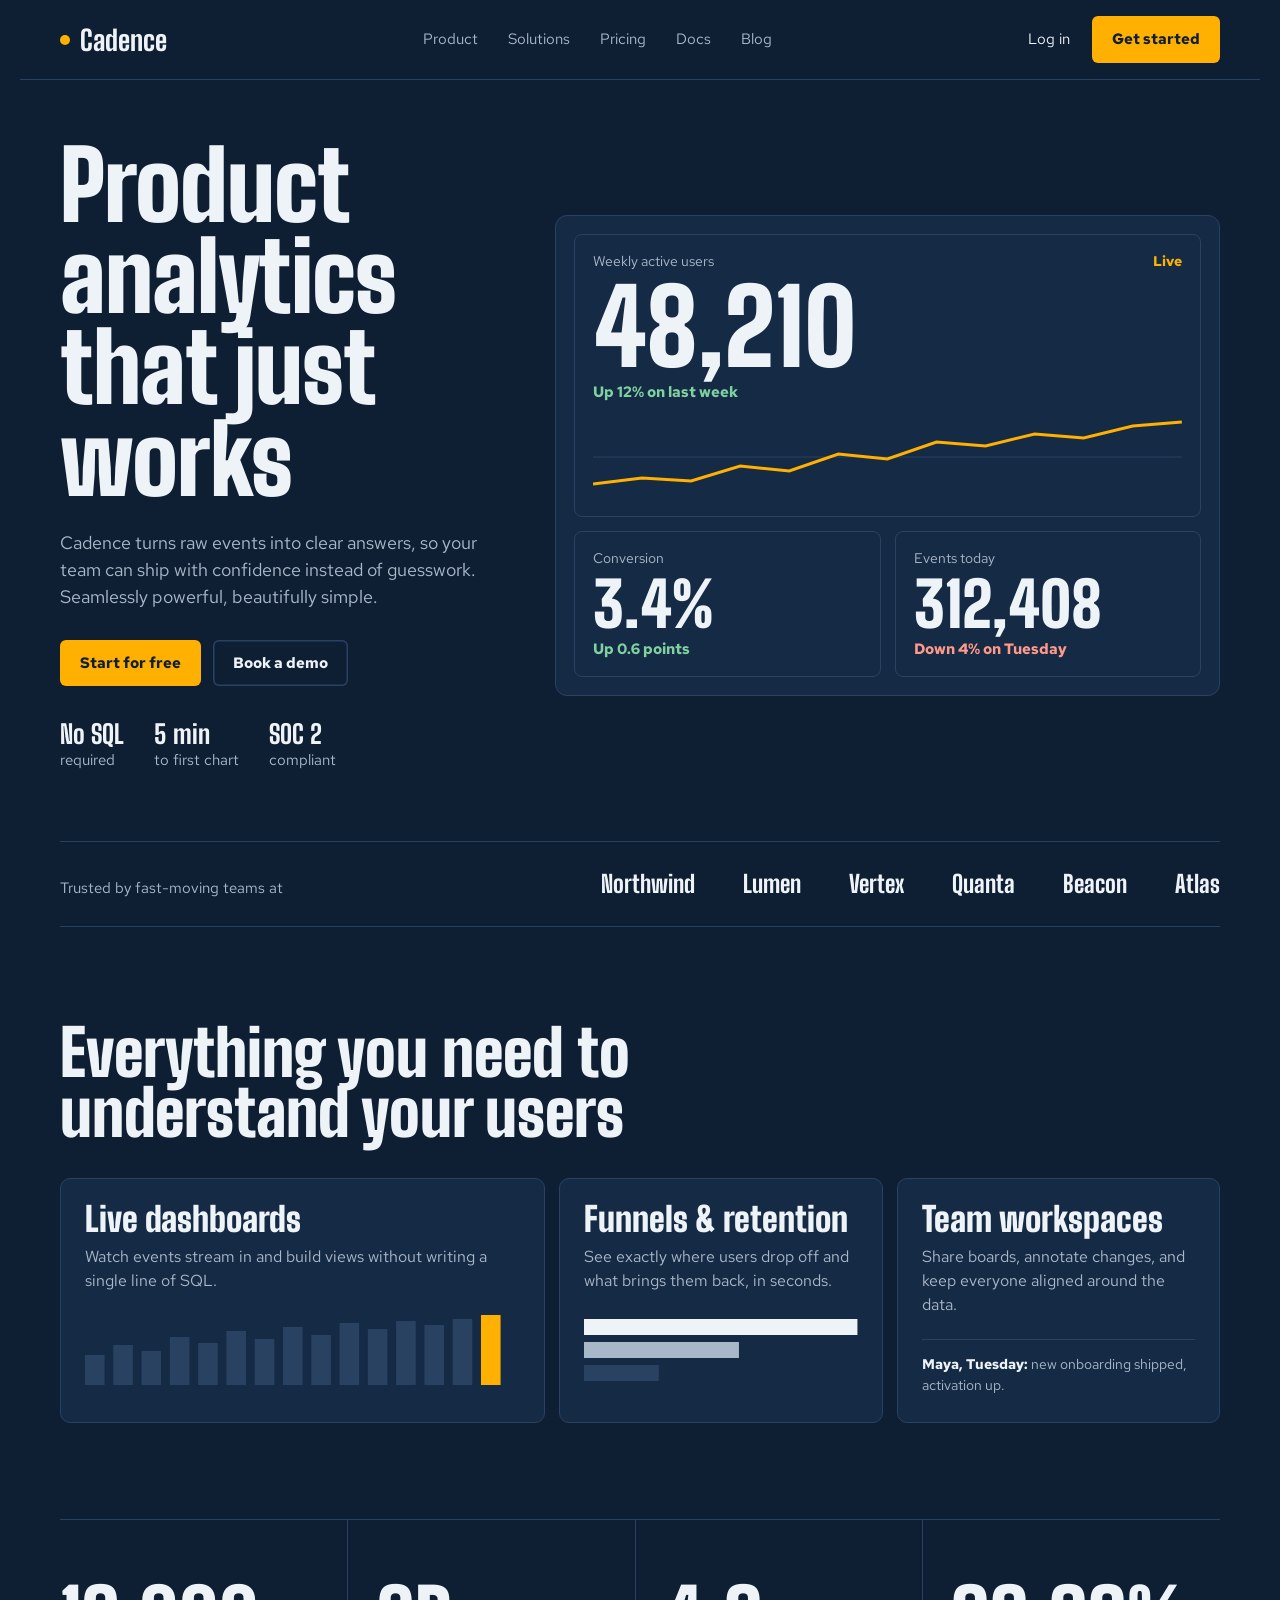
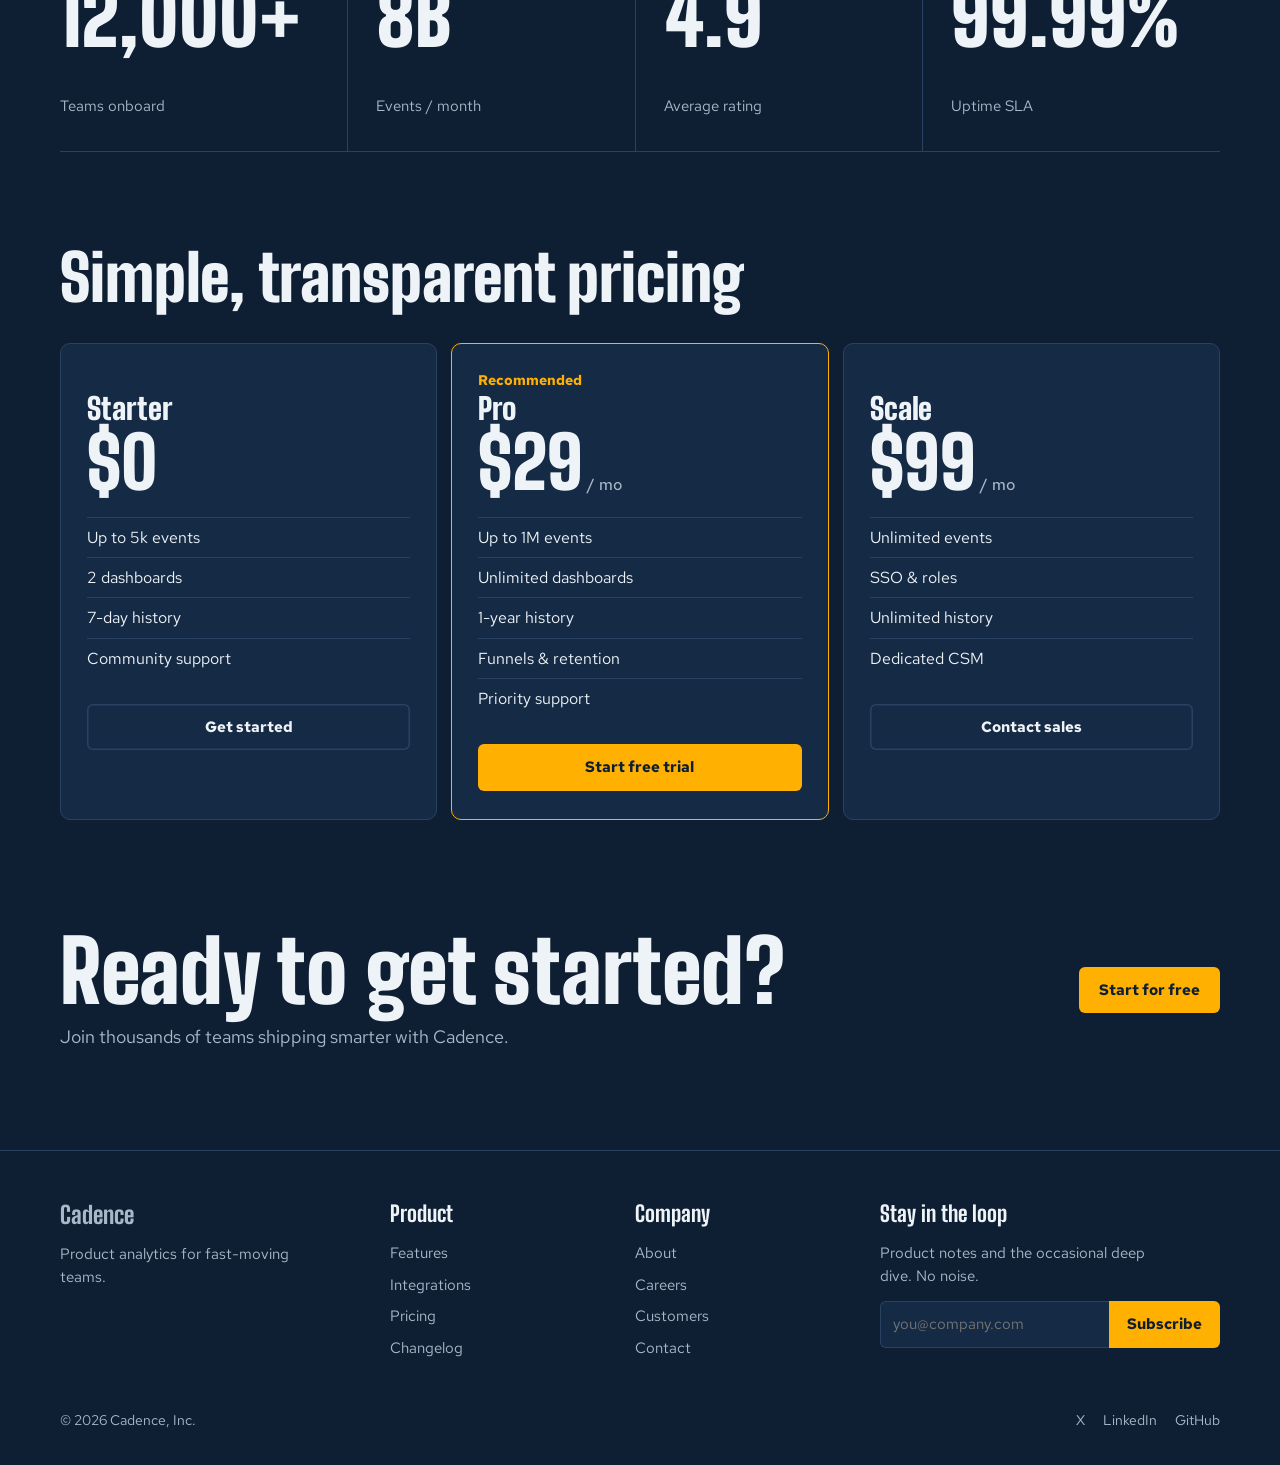
<file: .agents/skills/avoid-ai-design/examples/demo/after-wallboard.html>
<!doctype html>
<!-- DEMO / after, direction "Wallboard": the SAME site as slop.html, grounded in where Cadence
     actually lives: on the TV on the team's wall. A wallboard is read across a room, so numbers are
     huge, words are few, the face is a signage face built for distance, and color means status.
     Dark on purpose (a screen on a wall, not a default), a deep navy rather than near-black.
     avoid-ai-design-ignore-file: L4, L9, CP2, CP6
     (content held identical to slop.html so that only the design varies; see AUDIT.md) -->
<html lang="en">
<head>
<meta charset="utf-8">
<meta name="viewport" content="width=device-width, initial-scale=1">
<title>Cadence: product analytics</title>
<link rel="preconnect" href="https://fonts.googleapis.com">
<link rel="preconnect" href="https://fonts.gstatic.com" crossorigin>
<link href="https://fonts.googleapis.com/css2?family=Big+Shoulders+Display:wght@700;800;900&family=Red+Hat+Text:wght@400;500;700&display=swap" rel="stylesheet">
<style>
  *{ margin:0; padding:0; box-sizing:border-box; }
  :root{ --ground:#0f1f33; --panel:#152a44; --line:#2a4262; --text:#eef3f8; --muted:#a9b8c9;
         --live:#ffb000; --up:#7fd1a0; --down:#ff9a8a;
         --sign:"Big Shoulders Display", "Arial Narrow", sans-serif; --read:"Red Hat Text", "Segoe UI", sans-serif; }
  body{ font-family:var(--read); color:var(--text); background:var(--ground); line-height:1.5; -webkit-font-smoothing:antialiased; }
  a{ color:inherit; text-decoration:none; }
  a:focus-visible, button:focus-visible, input:focus-visible{ outline:3px solid var(--live); outline-offset:3px; border-radius:4px; }
  .wrap{ max-width:1240px; margin:0 auto; padding:0 40px; }
  h1, h2, h3, .num{ font-family:var(--sign); font-weight:900; line-height:.95; }

  .nav{ display:flex; align-items:center; justify-content:space-between; height:80px; border-bottom:1px solid var(--line); }
  .brand{ display:flex; align-items:center; gap:10px; font-family:var(--sign); font-weight:800; font-size:28px; }
  .brand i{ width:10px; height:10px; background:var(--live); border-radius:50%; }
  .links{ display:flex; gap:30px; font-size:15px; color:var(--muted); }
  .links a:hover{ color:var(--text); }
  .nav-r{ display:flex; align-items:center; gap:22px; font-size:15px; }
  .btn{ display:inline-block; background:var(--live); color:var(--ground); font-weight:700; font-size:15px; padding:12px 20px; border-radius:6px; transition:filter .15s ease; }
  .btn:hover{ filter:brightness(1.1); }
  .btn.line{ background:transparent; color:var(--text); box-shadow:inset 0 0 0 1.5px var(--line); }
  .btn.line:hover{ box-shadow:inset 0 0 0 1.5px var(--live); }

  .hero{ display:grid; grid-template-columns:.8fr 1.2fr; gap:52px; align-items:center; padding:60px 0 70px; }
  .hero h1{ font-size:96px; letter-spacing:-.01em; margin-bottom:24px; }
  .hero .sub{ font-size:18px; color:var(--muted); max-width:430px; margin-bottom:30px; }
  .cta{ display:flex; gap:12px; }
  .proof{ list-style:none; display:flex; gap:30px; margin-top:34px; color:var(--muted); font-size:14.5px; }
  .proof b{ display:block; font-family:var(--sign); font-weight:800; font-size:26px; color:var(--text); line-height:1.1; }

  .wall{ background:var(--panel); border:1px solid var(--line); border-radius:12px; padding:18px; display:grid; grid-template-columns:1fr 1fr; gap:14px; }
  .tile{ border:1px solid var(--line); border-radius:8px; padding:16px 18px; }
  .tile.big{ grid-column:1 / -1; }
  .tile .k{ font-size:14px; color:var(--muted); display:flex; justify-content:space-between; }
  .tile .k em{ font-style:normal; color:var(--live); font-weight:700; }
  .tile .num{ font-size:62px; margin-top:6px; }
  .tile.big .num{ font-size:104px; }
  .tile .d{ font-size:14.5px; font-weight:700; margin-top:4px; }
  .up{ color:var(--up); } .down{ color:var(--down); }
  .tile svg{ display:block; width:100%; height:86px; margin-top:12px; }

  .logos{ display:flex; justify-content:space-between; align-items:baseline; padding:24px 0; border-top:1px solid var(--line); border-bottom:1px solid var(--line); color:var(--muted); font-size:14.5px; }
  .logos ul{ list-style:none; display:flex; gap:48px; font-family:var(--sign); font-weight:800; font-size:24px; color:var(--text); }

  .block{ padding:96px 0 0; }
  .block h2{ font-size:64px; max-width:760px; margin-bottom:34px; }
  .panels{ display:grid; grid-template-columns:1.5fr 1fr 1fr; gap:14px; }
  .panel{ background:var(--panel); border:1px solid var(--line); border-radius:10px; padding:24px 24px 26px; }
  .panel h3{ font-size:34px; margin-bottom:10px; }
  .panel p{ color:var(--muted); font-size:16px; }
  .panel svg{ display:block; width:100%; height:70px; margin-top:22px; }
  .panel .note{ margin-top:22px; padding-top:14px; border-top:1px solid var(--line); font-size:14px; color:var(--muted); }
  .panel .note b{ color:var(--text); }

  .counts{ display:grid; grid-template-columns:repeat(4,1fr); margin-top:96px; border-top:1px solid var(--line); border-bottom:1px solid var(--line); }
  .counts div{ padding:30px 20px 34px 0; }
  .counts div + div{ padding-left:28px; border-left:1px solid var(--line); }
  .counts .num{ font-size:78px; }
  .counts span{ display:block; margin-top:6px; color:var(--muted); font-size:15px; }

  .plans{ display:grid; grid-template-columns:repeat(3,1fr); gap:14px; }
  .plan{ background:var(--panel); border:1px solid var(--line); border-radius:10px; padding:26px 26px 28px; }
  .plan.rec{ border-color:var(--live); }
  .plan .rec-l{ height:20px; font-size:14px; font-weight:700; color:var(--live); }
  .plan h3{ font-size:30px; margin:4px 0 6px; }
  .plan .num{ font-size:72px; }
  .plan .num small{ font-family:var(--read); font-weight:500; font-size:16px; color:var(--muted); }
  .plan ul{ list-style:none; margin:20px 0 26px; }
  .plan li{ padding:8px 0; border-top:1px solid var(--line); font-size:15.5px; }
  .plan .btn{ display:block; text-align:center; }

  .close{ display:flex; justify-content:space-between; align-items:center; gap:40px; padding:110px 0 100px; }
  .close h2{ font-size:86px; }
  .close p{ margin-top:12px; color:var(--muted); font-size:18px; }

  footer{ border-top:1px solid var(--line); padding:46px 0 34px; }
  .foot{ display:grid; grid-template-columns:1.4fr 1fr 1fr 1.6fr; gap:32px; }
  .foot h4{ font-family:var(--sign); font-weight:800; font-size:22px; margin-bottom:12px; }
  .foot a{ display:block; color:var(--muted); font-size:15px; margin-bottom:9px; }
  .foot a:hover{ color:var(--text); }
  .foot p{ color:var(--muted); font-size:15px; max-width:270px; }
  .signup{ display:flex; margin-top:14px; }
  .signup input{ flex:1; font:inherit; font-size:15px; padding:11px 12px; background:var(--panel); color:var(--text); border:1px solid var(--line); border-right:0; border-radius:6px 0 0 6px; }
  .signup button{ font:inherit; font-weight:700; font-size:15px; padding:0 18px; border:0; border-radius:0 6px 6px 0; background:var(--live); color:var(--ground); cursor:pointer; }
  .legal{ display:flex; justify-content:space-between; margin-top:42px; font-size:14px; color:var(--muted); }
  .legal nav{ display:flex; gap:18px; }

  @media (max-width:900px){
    .hero, .panels, .plans{ grid-template-columns:1fr; } .hero h1{ font-size:64px; }
    .counts, .foot{ grid-template-columns:1fr 1fr; } .links, .logos ul{ display:none; } .close{ flex-direction:column; align-items:flex-start; }
  }
</style>
</head>
<body>
  <header class="wrap nav">
    <a class="brand" href="after-wallboard.html"><i aria-hidden="true"></i>Cadence</a>
    <nav class="links" aria-label="Main"><a href="#">Product</a><a href="#">Solutions</a><a href="#pricing">Pricing</a><a href="#">Docs</a><a href="#">Blog</a></nav>
    <div class="nav-r"><a href="#">Log in</a><a class="btn" href="#">Get started</a></div>
  </header>

  <main class="wrap">
    <section class="hero">
      <div>
        <h1>Product analytics that just works</h1>
        <p class="sub">Cadence turns raw events into clear answers, so your team can ship with confidence instead of guesswork. Seamlessly powerful, beautifully simple.</p>
        <div class="cta"><a class="btn" href="#">Start for free</a><a class="btn line" href="#">Book a demo</a></div>
        <ul class="proof"><li><b>No SQL</b>required</li><li><b>5 min</b>to first chart</li><li><b>SOC 2</b>compliant</li></ul>
      </div>
      <figure class="wall" aria-label="A Cadence wallboard">
        <div class="tile big">
          <div class="k"><span>Weekly active users</span><em>Live</em></div>
          <div class="num">48,210</div>
          <div class="d up">Up 12% on last week</div>
          <svg viewBox="0 0 600 86" preserveAspectRatio="none" aria-hidden="true">
            <polyline fill="none" stroke="#2a4262" stroke-width="1" points="0,43 600,43"/>
            <polyline fill="none" stroke="#ffb000" stroke-width="3" points="0,70 50,64 100,67 150,52 200,57 250,40 300,45 350,28 400,32 450,20 500,24 550,12 600,8"/>
          </svg>
        </div>
        <div class="tile"><div class="k"><span>Conversion</span></div><div class="num">3.4%</div><div class="d up">Up 0.6 points</div></div>
        <div class="tile"><div class="k"><span>Events today</span></div><div class="num">312,408</div><div class="d down">Down 4% on Tuesday</div></div>
      </figure>
    </section>

    <section class="logos" aria-label="Customers">
      <span>Trusted by fast-moving teams at</span>
      <ul><li>Northwind</li><li>Lumen</li><li>Vertex</li><li>Quanta</li><li>Beacon</li><li>Atlas</li></ul>
    </section>

    <section class="block">
      <h2>Everything you need to understand your users</h2>
      <div class="panels">
        <div class="panel">
          <h3>Live dashboards</h3>
          <p>Watch events stream in and build views without writing a single line of SQL.</p>
          <svg viewBox="0 0 400 70" preserveAspectRatio="none" aria-hidden="true">
            <g fill="#2a4262"><rect x="0" y="40" width="18" height="30"/><rect x="26" y="30" width="18" height="40"/><rect x="52" y="36" width="18" height="34"/><rect x="78" y="22" width="18" height="48"/><rect x="104" y="28" width="18" height="42"/><rect x="130" y="16" width="18" height="54"/><rect x="156" y="24" width="18" height="46"/><rect x="182" y="12" width="18" height="58"/><rect x="208" y="20" width="18" height="50"/><rect x="234" y="8" width="18" height="62"/><rect x="260" y="14" width="18" height="56"/><rect x="286" y="6" width="18" height="64"/><rect x="312" y="10" width="18" height="60"/><rect x="338" y="4" width="18" height="66"/></g>
            <rect x="364" y="0" width="18" height="70" fill="#ffb000"/>
          </svg>
        </div>
        <div class="panel">
          <h3>Funnels &amp; retention</h3>
          <p>See exactly where users drop off and what brings them back, in seconds.</p>
          <svg viewBox="0 0 300 70" preserveAspectRatio="none" aria-hidden="true"><rect x="0" y="4" width="300" height="16" fill="#eef3f8"/><rect x="0" y="27" width="170" height="16" fill="#a9b8c9"/><rect x="0" y="50" width="82" height="16" fill="#2a4262"/></svg>
        </div>
        <div class="panel">
          <h3>Team workspaces</h3>
          <p>Share boards, annotate changes, and keep everyone aligned around the data.</p>
          <div class="note"><b>Maya, Tuesday:</b> new onboarding shipped, activation up.</div>
        </div>
      </div>

      <div class="counts">
        <div><div class="num">12,000+</div><span>Teams onboard</span></div>
        <div><div class="num">8B</div><span>Events / month</span></div>
        <div><div class="num">4.9</div><span>Average rating</span></div>
        <div><div class="num">99.99%</div><span>Uptime SLA</span></div>
      </div>
    </section>

    <section class="block" id="pricing">
      <h2>Simple, transparent pricing</h2>
      <div class="plans">
        <div class="plan"><div class="rec-l"></div><h3>Starter</h3><div class="num">$0</div><ul><li>Up to 5k events</li><li>2 dashboards</li><li>7-day history</li><li>Community support</li></ul><a class="btn line" href="#">Get started</a></div>
        <div class="plan rec"><div class="rec-l">Recommended</div><h3>Pro</h3><div class="num">$29<small> / mo</small></div><ul><li>Up to 1M events</li><li>Unlimited dashboards</li><li>1-year history</li><li>Funnels &amp; retention</li><li>Priority support</li></ul><a class="btn" href="#">Start free trial</a></div>
        <div class="plan"><div class="rec-l"></div><h3>Scale</h3><div class="num">$99<small> / mo</small></div><ul><li>Unlimited events</li><li>SSO &amp; roles</li><li>Unlimited history</li><li>Dedicated CSM</li></ul><a class="btn line" href="#">Contact sales</a></div>
      </div>
    </section>

    <section class="close">
      <div><h2>Ready to get started?</h2><p>Join thousands of teams shipping smarter with Cadence.</p></div>
      <a class="btn" href="#">Start for free</a>
    </section>
  </main>

  <footer><div class="wrap">
    <div class="foot">
      <div><a class="brand" href="after-wallboard.html" style="font-size:24px;margin-bottom:10px"><i aria-hidden="true"></i>Cadence</a><p>Product analytics for fast-moving teams.</p></div>
      <div><h4>Product</h4><a href="#">Features</a><a href="#">Integrations</a><a href="#pricing">Pricing</a><a href="#">Changelog</a></div>
      <div><h4>Company</h4><a href="#">About</a><a href="#">Careers</a><a href="#">Customers</a><a href="#">Contact</a></div>
      <div><h4>Stay in the loop</h4><p>Product notes and the occasional deep dive. No noise.</p>
        <form class="signup" onsubmit="return false"><label for="em" style="position:absolute;left:-9999px">Email</label><input id="em" type="email" placeholder="you@company.com"><button type="submit">Subscribe</button></form></div>
    </div>
    <div class="legal"><span>© 2026 Cadence, Inc.</span><nav aria-label="Social"><a href="#">X</a><a href="#">LinkedIn</a><a href="#">GitHub</a></nav></div>
  </div></footer>
</body>
</html>
</file>
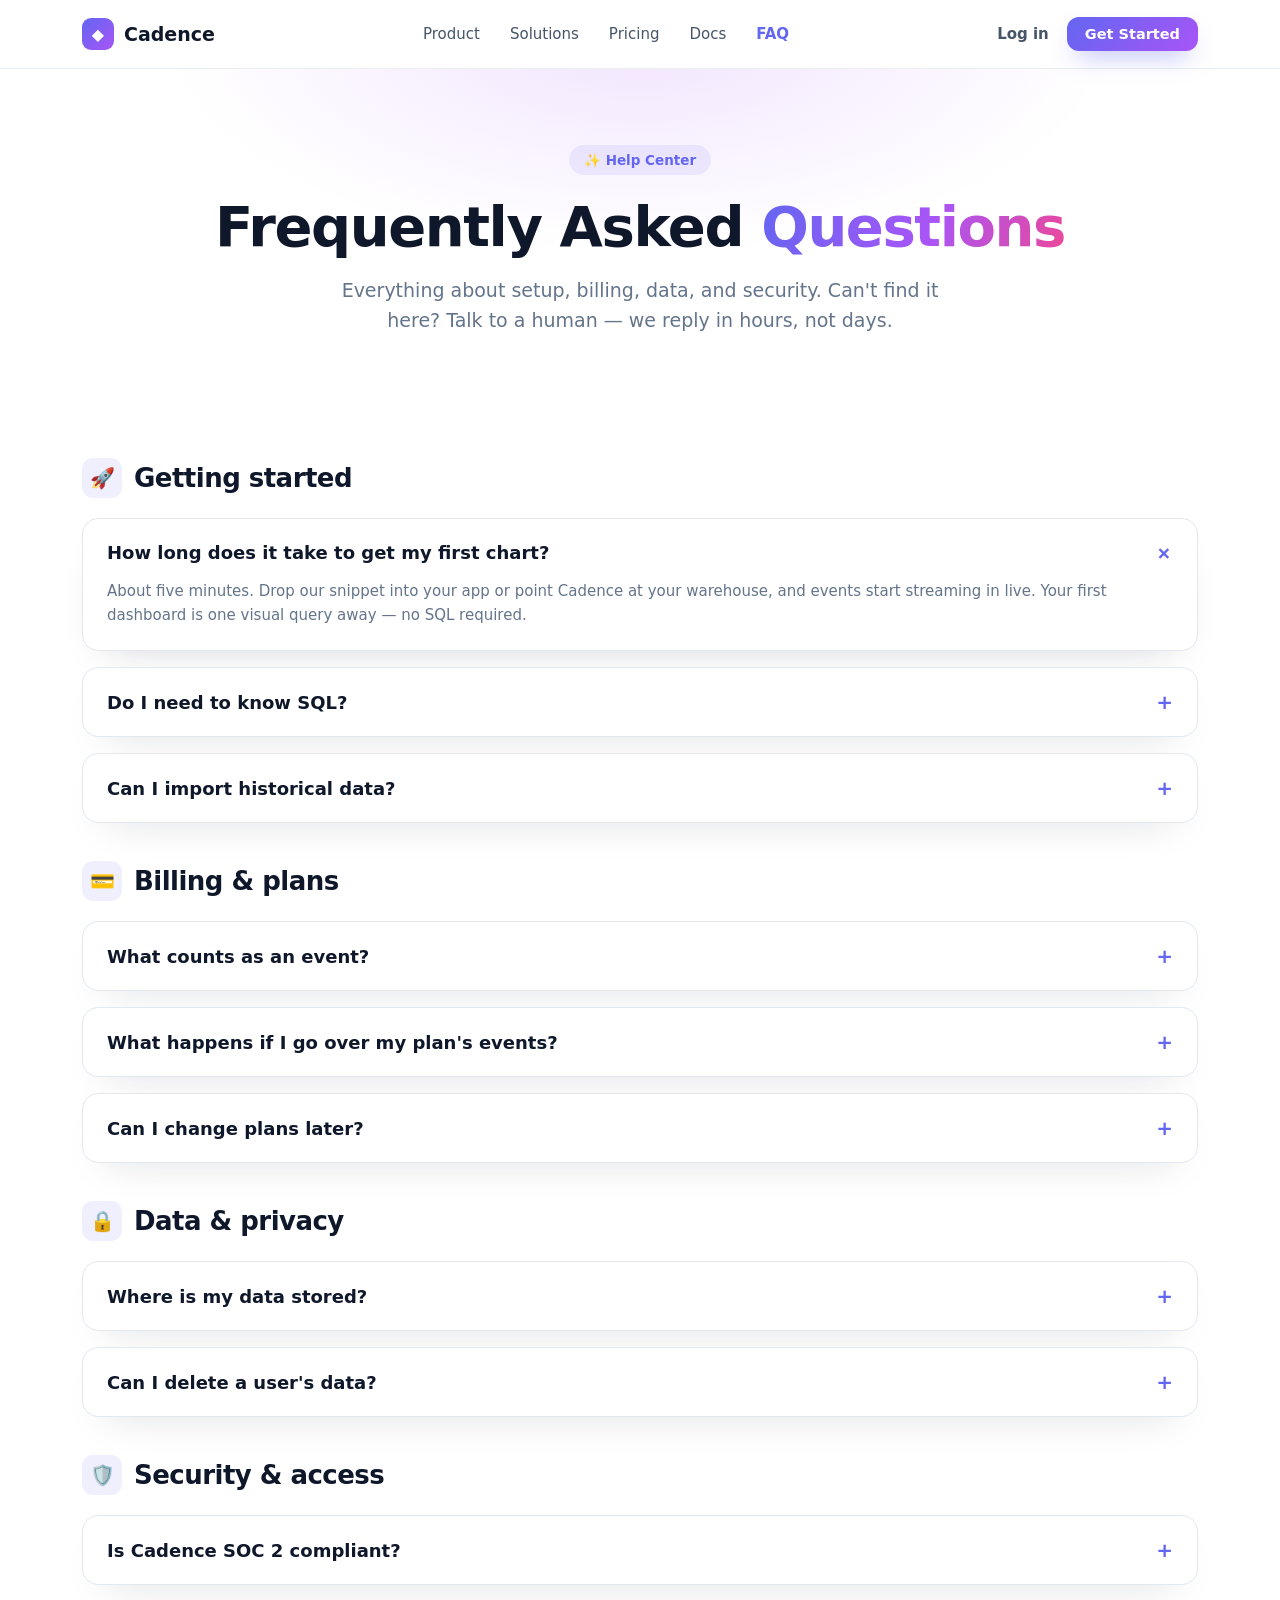
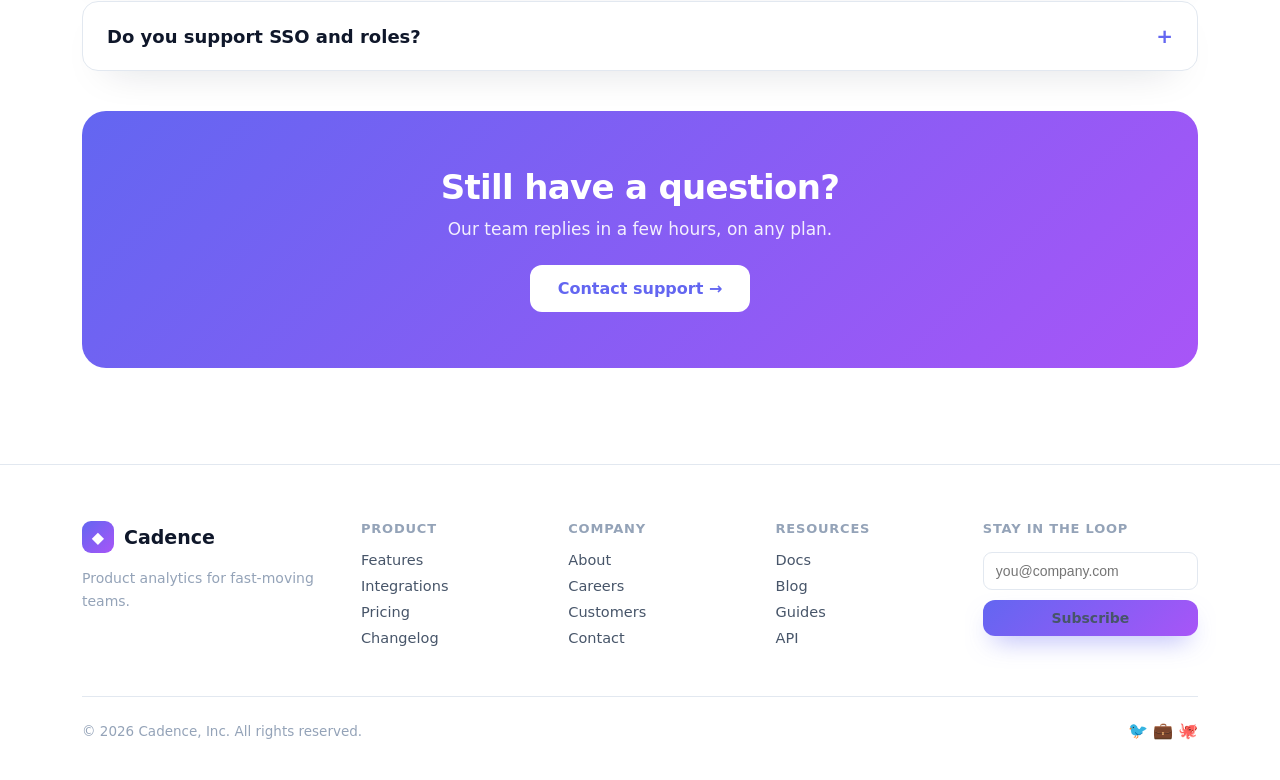
<file: .agents/skills/avoid-ai-design/examples/demo/faq-drift.html>
<!doctype html>
<!-- DEMO / slop-example: the SAME FAQ content as faq.html, but the design DRIFTED.
     This is what you get when the second page is regenerated from scratch instead of
     built on the site's design system: the model reverts to its median — indigo→violet
     gradient, Inter, rounded-2xl shadow cards, a glass nav, gradient headline text,
     emoji, a sparkle pill. On its own it is passable; sitting next to refined.html it
     announces that two different templates built one product. Bad on purpose. -->
<html lang="en">
<head>
<meta charset="utf-8">
<meta name="viewport" content="width=device-width, initial-scale=1">
<title>Cadence — FAQ</title>
<style>
  *{ margin:0; padding:0; box-sizing:border-box; }
  :root{ --indigo:#6366f1; --violet:#a855f7; --ink:#0f172a; --muted:#64748b; --line:#e2e8f0; }
  body{ font-family: Inter, -apple-system, system-ui, "Segoe UI", Roboto, sans-serif; color:var(--ink);
        background:#ffffff; -webkit-font-smoothing:antialiased; }
  .wrap{ max-width:1180px; margin:0 auto; padding:0 32px; }
  a{ color:inherit; text-decoration:none; }
  .gtext{ background:linear-gradient(110deg,#6366f1,#a855f7 55%,#ec4899); -webkit-background-clip:text;
          background-clip:text; color:transparent; }
  .gbtn{ background:linear-gradient(135deg,var(--indigo),var(--violet)); color:#fff; font-weight:600;
         border-radius:12px; box-shadow:0 12px 26px -10px rgba(99,102,241,.6); }

  /* nav (glassmorphism) */
  nav{ position:sticky; top:0; z-index:10; backdrop-filter:blur(12px); background:rgba(255,255,255,.7);
       border-bottom:1px solid rgba(226,232,240,.7); }
  .nav-in{ display:flex; align-items:center; justify-content:space-between; height:68px; }
  .brand{ display:flex; align-items:center; gap:10px; font-weight:700; font-size:19px; }
  .brand .mk{ width:32px; height:32px; border-radius:9px; background:linear-gradient(135deg,var(--indigo),var(--violet));
              display:grid; place-items:center; color:#fff; font-size:16px; }
  .nav-links{ display:flex; gap:30px; color:#475569; font-weight:500; font-size:15px; }
  .nav-links .here{ color:var(--indigo); font-weight:700; }
  .nav-r{ display:flex; align-items:center; gap:18px; }
  .nav-r .login{ color:#475569; font-weight:600; font-size:15px; }
  .gbtn.sm{ padding:9px 18px; font-size:14.5px; }

  /* hero (centered template) */
  .hero{ text-align:center; padding:76px 0 20px;
         background:radial-gradient(680px 320px at 50% -40px, rgba(168,85,247,.16), transparent 70%); }
  .pill{ display:inline-flex; gap:7px; align-items:center; background:rgba(99,102,241,.1); color:#6366f1;
         font-weight:600; font-size:13.5px; padding:7px 15px; border-radius:999px; margin-bottom:22px; }
  h1{ font-size:56px; line-height:1.07; font-weight:800; letter-spacing:-.025em; margin-bottom:18px; }
  .sub{ font-size:19px; line-height:1.6; color:var(--muted); max-width:620px; margin:0 auto 8px; }

  /* faq cards (rounded-2xl + shadow on every surface) */
  .sec{ padding:56px 0; }
  .cat-title{ font-size:26px; font-weight:800; letter-spacing:-.02em; margin:38px 0 20px; display:flex; align-items:center; gap:12px; }
  .cat-title .ic{ width:40px; height:40px; border-radius:11px; background:rgba(99,102,241,.1); display:grid; place-items:center; font-size:20px; }
  .qa{ background:#fff; border:1px solid var(--line); border-radius:16px; padding:22px 24px; margin-bottom:16px;
       box-shadow:0 18px 40px -26px rgba(15,23,42,.25); }
  .qa summary{ list-style:none; cursor:pointer; display:flex; justify-content:space-between; align-items:center; gap:16px; }
  .qa summary::-webkit-details-marker{ display:none; }
  .qa .q{ font-size:18px; font-weight:700; }
  .qa .chev{ color:var(--indigo); font-size:20px; font-weight:700; transition:transform .2s ease; }
  .qa[open] .chev{ transform:rotate(45deg); }
  .qa .a{ color:var(--muted); font-size:15px; line-height:1.65; margin-top:14px; }
  .qa .a a{ color:var(--indigo); font-weight:600; }

  /* cta band (the gradient again) */
  .cta{ margin:40px 0; border-radius:24px; padding:56px; text-align:center;
        background:linear-gradient(135deg,var(--indigo),var(--violet)); color:#fff; }
  .cta h2{ font-size:34px; font-weight:800; letter-spacing:-.02em; margin-bottom:12px; }
  .cta p{ opacity:.9; font-size:17px; margin-bottom:26px; }
  .cta .b{ display:inline-block; background:#fff; color:var(--indigo); font-weight:700; padding:14px 28px; border-radius:12px; }

  /* footer */
  footer{ border-top:1px solid var(--line); padding:56px 0 40px; }
  .foot{ display:grid; grid-template-columns:1.4fr 1fr 1fr 1fr 1.2fr; gap:28px; }
  .foot h4{ font-size:13px; text-transform:uppercase; letter-spacing:.06em; color:#94a3b8; margin-bottom:16px; }
  .foot a{ display:block; color:#475569; font-size:14.5px; margin-bottom:10px; }
  .foot .news input{ width:100%; padding:10px 12px; border:1px solid var(--line); border-radius:9px; font-size:14px; margin-bottom:10px; }
  .foot .news .gbtn{ display:block; text-align:center; padding:10px; font-size:14px; }
  .copy{ display:flex; justify-content:space-between; align-items:center; margin-top:40px; padding-top:24px;
         border-top:1px solid var(--line); color:#94a3b8; font-size:13.5px; }
  .copy .soc{ display:flex; gap:14px; font-size:16px; }
</style>
</head>
<body>
  <nav><div class="wrap nav-in">
    <div class="brand"><span class="mk">◆</span> Cadence</div>
    <div class="nav-links"><span>Product</span><span>Solutions</span><span>Pricing</span><span>Docs</span><span class="here">FAQ</span></div>
    <div class="nav-r"><span class="login">Log in</span><a class="gbtn sm">Get Started</a></div>
  </div></nav>

  <header class="hero"><div class="wrap">
    <div class="pill">✨ Help Center</div>
    <h1>Frequently Asked <span class="gtext">Questions</span></h1>
    <p class="sub">Everything about setup, billing, data, and security. Can't find it here? Talk to a human — we reply in hours, not days.</p>
  </div></header>

  <section class="sec"><div class="wrap">
    <div class="cat-title"><span class="ic">🚀</span> Getting started</div>
    <details class="qa" open><summary><span class="q">How long does it take to get my first chart?</span><span class="chev">+</span></summary><div class="a">About five minutes. Drop our snippet into your app or point Cadence at your warehouse, and events start streaming in live. Your first dashboard is one visual query away — no SQL required.</div></details>
    <details class="qa"><summary><span class="q">Do I need to know SQL?</span><span class="chev">+</span></summary><div class="a">No. Dashboards, funnels, and retention are all built from a visual query builder. SQL is there the moment you want it, but it is never a requirement to get an answer.</div></details>
    <details class="qa"><summary><span class="q">Can I import historical data?</span><span class="chev">+</span></summary><div class="a">Yes. Backfill from your warehouse or a CSV, and Cadence reconciles it with live events automatically — so a chart drawn today still reflects last year.</div></details>

    <div class="cat-title"><span class="ic">💳</span> Billing &amp; plans</div>
    <details class="qa"><summary><span class="q">What counts as an event?</span><span class="chev">+</span></summary><div class="a">Any tracked action — a page view, a click, a server-side call. You only pay for events you keep; anything you sample out or filter before storage does not count against your plan.</div></details>
    <details class="qa"><summary><span class="q">What happens if I go over my plan's events?</span><span class="chev">+</span></summary><div class="a">Nothing breaks. We flag it, keep collecting, and prorate the overage at your tier's rate. No sampling you did not ask for, no surprise shutoffs mid-month.</div></details>
    <details class="qa"><summary><span class="q">Can I change plans later?</span><span class="chev">+</span></summary><div class="a">Any time, up or down. Changes take effect on your next billing cycle and we prorate the difference — compare the tiers on the <a href="refined.html">pricing page</a>.</div></details>

    <div class="cat-title"><span class="ic">🔒</span> Data &amp; privacy</div>
    <details class="qa"><summary><span class="q">Where is my data stored?</span><span class="chev">+</span></summary><div class="a">In-region by default — US or EU — on SOC 2 Type II infrastructure. You pick the region at setup, and it never leaves it without your say-so.</div></details>
    <details class="qa"><summary><span class="q">Can I delete a user's data?</span><span class="chev">+</span></summary><div class="a">Yes. A single call removes a user and every event tied to them — across both live and historical stores — within 24 hours, and returns a receipt you can hand to an auditor.</div></details>

    <div class="cat-title"><span class="ic">🛡️</span> Security &amp; access</div>
    <details class="qa"><summary><span class="q">Is Cadence SOC 2 compliant?</span><span class="chev">+</span></summary><div class="a">Yes — SOC 2 Type II. You can pull the current report straight from your dashboard, or request it from our security team before you sign anything.</div></details>
    <details class="qa"><summary><span class="q">Do you support SSO and roles?</span><span class="chev">+</span></summary><div class="a">SAML SSO and role-based access ship on the Scale plan. Starter and Pro include team workspaces with basic roles, so you can invite the whole team from day one.</div></details>

    <div class="cta">
      <h2>Still have a question?</h2>
      <p>Our team replies in a few hours, on any plan.</p>
      <a class="b">Contact support →</a>
    </div>
  </div></section>

  <footer><div class="wrap">
    <div class="foot">
      <div><div class="brand" style="margin-bottom:14px"><span class="mk">◆</span> Cadence</div><p style="color:#94a3b8;font-size:14px;line-height:1.6">Product analytics for fast-moving teams.</p></div>
      <div><h4>Product</h4><a>Features</a><a>Integrations</a><a>Pricing</a><a>Changelog</a></div>
      <div><h4>Company</h4><a>About</a><a>Careers</a><a>Customers</a><a>Contact</a></div>
      <div><h4>Resources</h4><a>Docs</a><a>Blog</a><a>Guides</a><a>API</a></div>
      <div class="news"><h4>Stay in the loop</h4><input placeholder="you@company.com"><a class="gbtn">Subscribe</a></div>
    </div>
    <div class="copy"><span>© 2026 Cadence, Inc. All rights reserved.</span><span class="soc">🐦 💼 🐙</span></div>
  </div></footer>
</body>
</html>
</file>
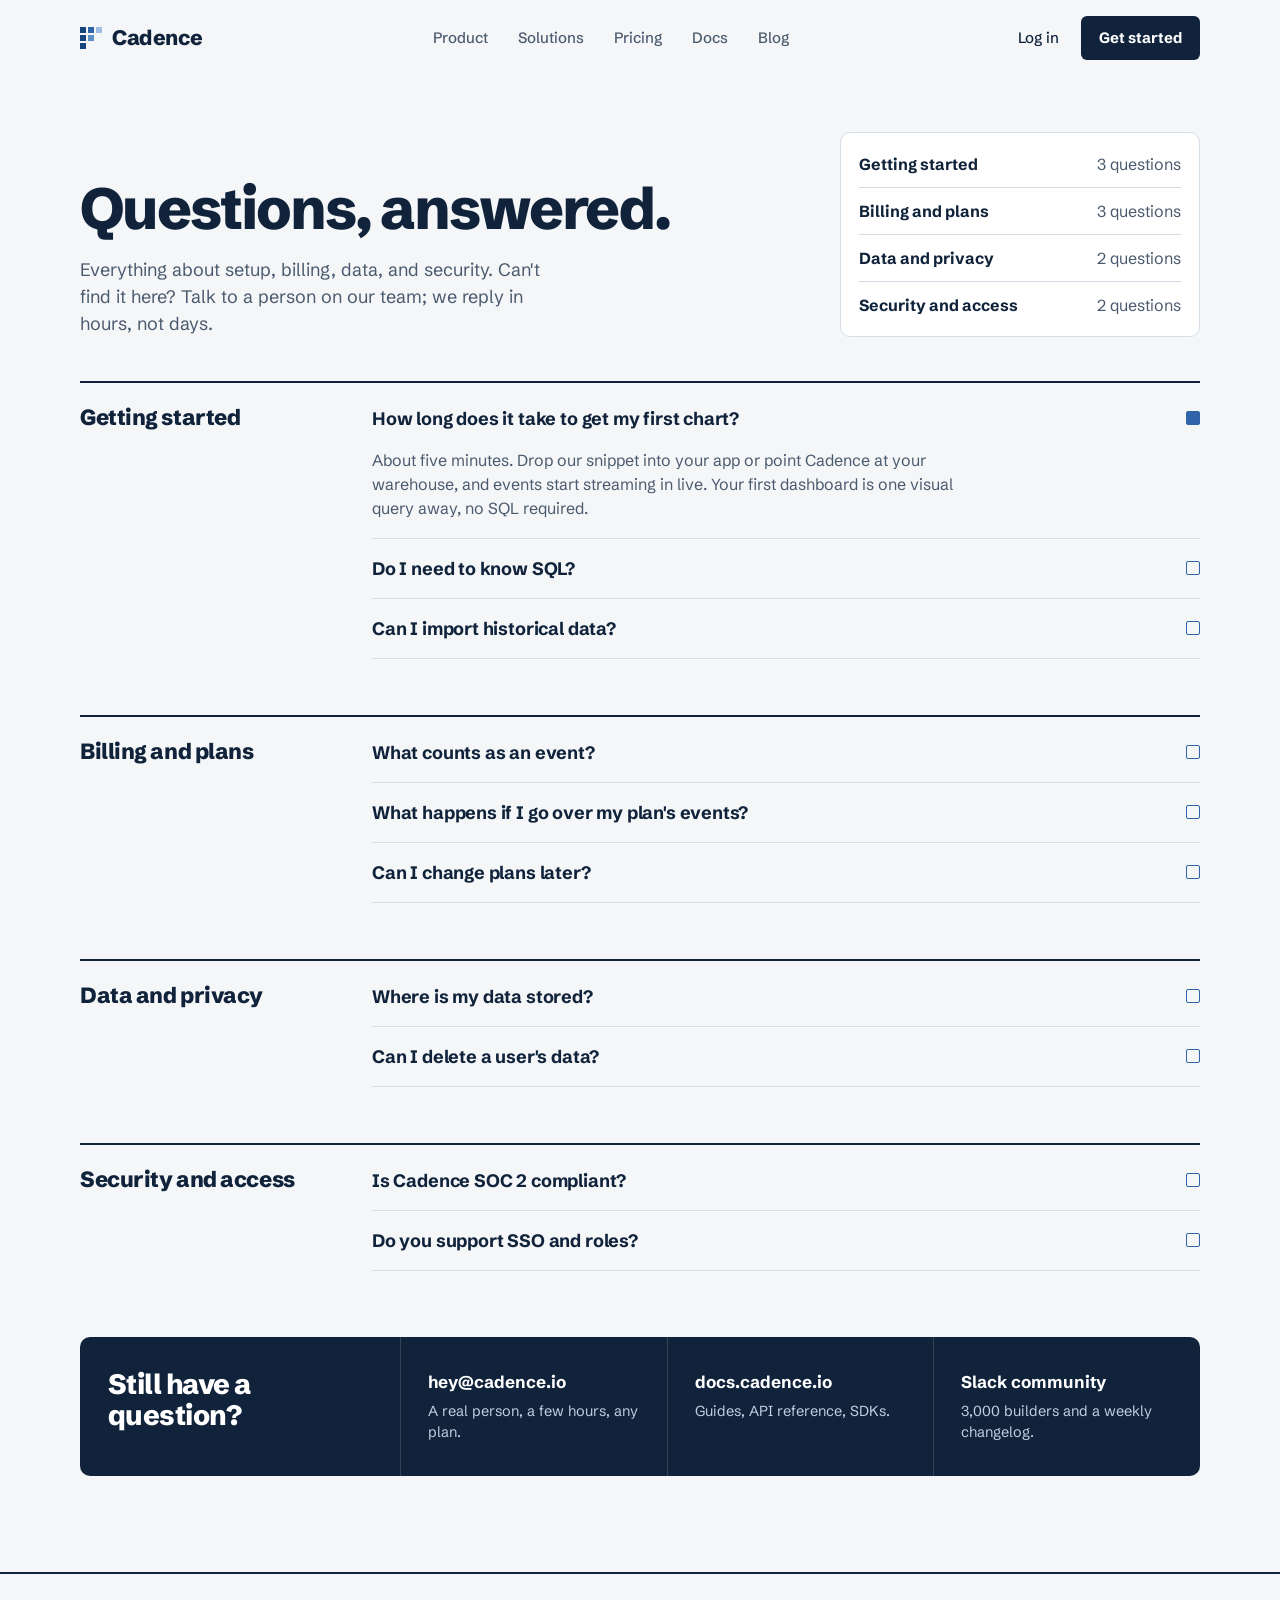
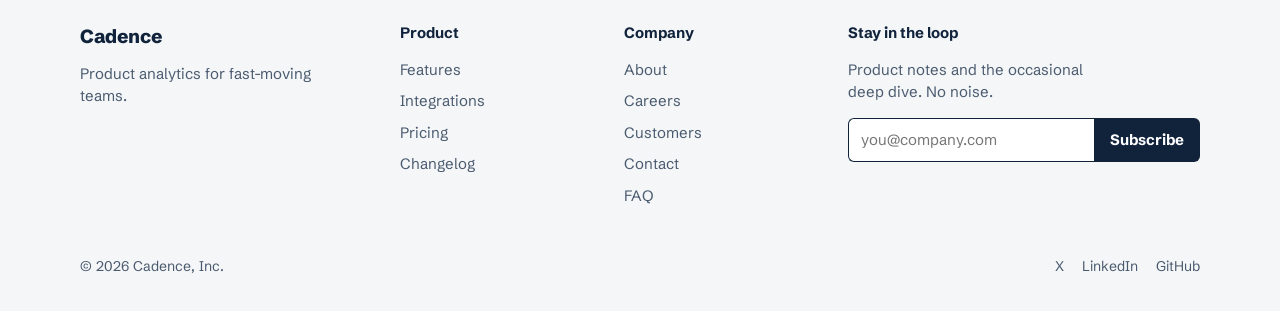
<file: .agents/skills/avoid-ai-design/examples/demo/faq.html>
<!doctype html>
<!-- DEMO / after: a SECOND page of the Cadence site, built on the same design system as
     refined.html (direction "Cohort"). It exists to show cross-page CONSISTENCY: the same tokens,
     the same header and footer, the same type and heat ramp, the same table-like structure.
     Land on the home page, open the FAQ, and it is unmistakably the same product.
     Compare with faq-drift.html, the same page regenerated from scratch, which drifts.
     avoid-ai-design-ignore-file: CP6
     (the "Get started" nav label is shared site chrome, held identical to refined.html) -->
<html lang="en">
<head>
<meta charset="utf-8">
<meta name="viewport" content="width=device-width, initial-scale=1">
<title>Cadence: questions, answered</title>
<link rel="preconnect" href="https://fonts.googleapis.com">
<link rel="preconnect" href="https://fonts.gstatic.com" crossorigin>
<link href="https://fonts.googleapis.com/css2?family=Schibsted+Grotesk:wght@400;500;700;800&display=swap" rel="stylesheet">
<style>
  *{ margin:0; padding:0; box-sizing:border-box; }
  /* shared design system: identical to refined.html */
  :root{
    --ground:#f4f6f8; --surface:#ffffff; --ink:#10233b; --muted:#4a5a6e; --rule:#d5dde6;
    --heat-1:#c9dbef; --heat-2:#9ebfe3; --heat-3:#5f8fc9; --heat-4:#2f64a8; --heat-5:#16447f; --wash:#e8f0f9;
    --face:"Schibsted Grotesk", "Segoe UI", sans-serif;
  }
  body{ font-family:var(--face); color:var(--ink); background:var(--ground); -webkit-font-smoothing:antialiased; line-height:1.5; }
  a{ color:inherit; text-decoration:none; }
  a:focus-visible, button:focus-visible, input:focus-visible, summary:focus-visible{ outline:2px solid var(--heat-4); outline-offset:3px; border-radius:4px; }
  .wrap{ max-width:1200px; margin:0 auto; padding:0 40px; }
  .nav{ display:flex; align-items:center; justify-content:space-between; height:76px; }
  .brand{ display:flex; align-items:center; gap:10px; font-weight:800; font-size:21px; letter-spacing:-.02em; }
  .brand svg{ display:block; }
  .links{ display:flex; gap:30px; font-size:15px; font-weight:500; color:var(--muted); }
  .links a:hover{ color:var(--ink); }
  .nav-r{ display:flex; align-items:center; gap:22px; font-size:15px; font-weight:500; }
  .btn{ display:inline-block; background:var(--ink); color:#fff; font-weight:700; font-size:15px; padding:11px 18px; border-radius:6px; transition:background-color .15s ease; }
  .btn:hover{ background:var(--heat-4); }
  footer{ border-top:2px solid var(--ink); padding:48px 0 34px; }
  .foot{ display:grid; grid-template-columns:1.5fr 1fr 1fr 1.5fr; gap:32px; }
  .foot h4{ font-size:15px; font-weight:700; margin-bottom:14px; }
  .foot a{ display:block; color:var(--muted); font-size:15px; margin-bottom:9px; }
  .foot a:hover{ color:var(--ink); }
  .foot p{ color:var(--muted); font-size:15px; max-width:260px; }
  .signup{ display:flex; margin-top:14px; }
  .signup input{ flex:1; font:inherit; font-size:15px; padding:10px 12px; border:1.5px solid var(--ink); border-right:0; border-radius:6px 0 0 6px; background:var(--surface); color:var(--ink); }
  .signup button{ font:inherit; font-weight:700; font-size:15px; padding:0 16px; border:0; border-radius:0 6px 6px 0; background:var(--ink); color:#fff; cursor:pointer; }
  .signup button:hover{ background:var(--heat-4); }
  .legal{ display:flex; justify-content:space-between; margin-top:40px; font-size:14px; color:var(--muted); }
  .legal nav{ display:flex; gap:18px; }

  /* this page */
  .head{ display:grid; grid-template-columns:1fr 360px; gap:56px; align-items:end; padding:56px 0 44px; }
  .head h1{ font-size:58px; line-height:1.02; font-weight:800; letter-spacing:-.035em; margin-bottom:18px; }
  .head p{ font-size:18px; color:var(--muted); max-width:470px; }
  .jump{ background:var(--surface); border:1px solid var(--rule); border-radius:10px; padding:8px 18px; }
  .jump a{ display:flex; justify-content:space-between; padding:11px 0; font-weight:500; }
  .jump a + a{ border-top:1px solid var(--rule); }
  .jump a span{ color:var(--muted); font-weight:400; }
  .jump a:hover b{ color:var(--heat-4); }
  .jump b{ font-weight:700; transition:color .15s ease; }

  .group{ display:grid; grid-template-columns:260px 1fr; gap:32px; border-top:2px solid var(--ink); padding:22px 0 56px; }
  .group h2{ font-size:22px; font-weight:800; letter-spacing:-.02em; line-height:1.15; }
  details{ border-bottom:1px solid var(--rule); }
  details:first-child summary{ padding-top:0; }
  summary{ list-style:none; cursor:pointer; display:flex; justify-content:space-between; gap:24px; padding:16px 0; font-size:18px; font-weight:700; letter-spacing:-.01em; }
  summary::-webkit-details-marker{ display:none; }
  summary:hover{ color:var(--heat-4); }
  summary .mark{ flex:none; width:14px; height:14px; margin-top:6px; border:1.5px solid var(--heat-4); border-radius:2px; transition:background-color .15s ease; }
  details[open] summary .mark{ background:var(--heat-4); }
  details p{ color:var(--muted); font-size:16px; max-width:620px; padding:0 0 18px; }
  details p a{ color:var(--ink); text-decoration:underline; text-decoration-color:var(--heat-3); text-underline-offset:3px; }

  .contact{ display:grid; grid-template-columns:1.2fr 1fr 1fr 1fr; background:var(--ink); color:#fff; border-radius:10px; margin:10px 0 96px; }
  .contact > div{ padding:32px 28px; }
  .contact > div + div{ box-shadow:inset 1px 0 0 rgba(255,255,255,.14); }
  .contact h2{ font-size:28px; font-weight:800; letter-spacing:-.02em; line-height:1.1; }
  .contact b{ display:block; font-size:17px; }
  .contact span{ display:block; margin-top:6px; font-size:14.5px; color:#bfd0e4; }

  @media (max-width:900px){
    .head, .group{ grid-template-columns:1fr; } .head h1{ font-size:42px; }
    .contact, .foot{ grid-template-columns:1fr 1fr; } .links{ display:none; }
  }
</style>
</head>
<body>
  <header class="wrap nav">
    <a class="brand" href="refined.html" aria-label="Cadence home">
      <svg width="22" height="22" viewBox="0 0 22 22" aria-hidden="true">
        <rect x="0" y="0" width="6" height="6" fill="#16447f"/><rect x="8" y="0" width="6" height="6" fill="#2f64a8"/><rect x="16" y="0" width="6" height="6" fill="#9ebfe3"/>
        <rect x="0" y="8" width="6" height="6" fill="#16447f"/><rect x="8" y="8" width="6" height="6" fill="#5f8fc9"/>
        <rect x="0" y="16" width="6" height="6" fill="#16447f"/>
      </svg>
      Cadence
    </a>
    <nav class="links" aria-label="Main"><a href="refined.html">Product</a><a href="refined.html">Solutions</a><a href="refined.html#pricing">Pricing</a><a href="#">Docs</a><a href="#">Blog</a></nav>
    <div class="nav-r"><a href="#">Log in</a><a class="btn" href="#">Get started</a></div>
  </header>

  <main class="wrap">
    <section class="head">
      <div>
        <h1>Questions, answered.</h1>
        <p>Everything about setup, billing, data, and security. Can't find it here? Talk to a person on our team; we reply in hours, not days.</p>
      </div>
      <nav class="jump" aria-label="Jump to a topic">
        <a href="#start"><b>Getting started</b><span>3 questions</span></a>
        <a href="#billing"><b>Billing and plans</b><span>3 questions</span></a>
        <a href="#data"><b>Data and privacy</b><span>2 questions</span></a>
        <a href="#security"><b>Security and access</b><span>2 questions</span></a>
      </nav>
    </section>

    <section class="group" id="start">
      <h2>Getting started</h2>
      <div>
        <details open><summary>How long does it take to get my first chart?<i class="mark" aria-hidden="true"></i></summary><p>About five minutes. Drop our snippet into your app or point Cadence at your warehouse, and events start streaming in live. Your first dashboard is one visual query away, no SQL required.</p></details>
        <details><summary>Do I need to know SQL?<i class="mark" aria-hidden="true"></i></summary><p>No. Dashboards, funnels, and retention are all built from a visual query builder. SQL is there the moment you want it, but it is never a requirement to get an answer.</p></details>
        <details><summary>Can I import historical data?<i class="mark" aria-hidden="true"></i></summary><p>Yes. Backfill from your warehouse or a CSV, and Cadence reconciles it with live events automatically, so a chart drawn today still reflects last year.</p></details>
      </div>
    </section>

    <section class="group" id="billing">
      <h2>Billing and plans</h2>
      <div>
        <details><summary>What counts as an event?<i class="mark" aria-hidden="true"></i></summary><p>Any tracked action: a page view, a click, a server-side call. You only pay for events you keep; anything you sample out or filter before storage does not count against your plan.</p></details>
        <details><summary>What happens if I go over my plan's events?<i class="mark" aria-hidden="true"></i></summary><p>Nothing breaks. We flag it, keep collecting, and prorate the overage at your tier's rate. No sampling you did not ask for, no surprise shutoffs mid-month.</p></details>
        <details><summary>Can I change plans later?<i class="mark" aria-hidden="true"></i></summary><p>Any time, up or down. Changes take effect on your next billing cycle and we prorate the difference. Compare the tiers on the <a href="refined.html#pricing">pricing page</a>.</p></details>
      </div>
    </section>

    <section class="group" id="data">
      <h2>Data and privacy</h2>
      <div>
        <details><summary>Where is my data stored?<i class="mark" aria-hidden="true"></i></summary><p>In-region by default, US or EU, on SOC 2 Type II infrastructure. You pick the region at setup, and it never leaves it without your say-so.</p></details>
        <details><summary>Can I delete a user's data?<i class="mark" aria-hidden="true"></i></summary><p>Yes. A single call removes a user and every event tied to them, across both live and historical stores, within 24 hours, and returns a receipt you can hand to an auditor.</p></details>
      </div>
    </section>

    <section class="group" id="security">
      <h2>Security and access</h2>
      <div>
        <details><summary>Is Cadence SOC 2 compliant?<i class="mark" aria-hidden="true"></i></summary><p>Yes, SOC 2 Type II. You can pull the current report straight from your dashboard, or request it from our security team before you sign anything.</p></details>
        <details><summary>Do you support SSO and roles?<i class="mark" aria-hidden="true"></i></summary><p>SAML SSO and role-based access ship on the Scale plan. Starter and Pro include team workspaces with basic roles, so you can invite the whole team from day one.</p></details>
      </div>
    </section>

    <section class="contact" aria-label="Contact">
      <div><h2>Still have a question?</h2></div>
      <div><b>hey@cadence.io</b><span>A real person, a few hours, any plan.</span></div>
      <div><b>docs.cadence.io</b><span>Guides, API reference, SDKs.</span></div>
      <div><b>Slack community</b><span>3,000 builders and a weekly changelog.</span></div>
    </section>
  </main>

  <footer><div class="wrap">
    <div class="foot">
      <div><a class="brand" href="refined.html" style="color:var(--ink);font-size:19px;margin-bottom:12px">Cadence</a><p>Product analytics for fast-moving teams.</p></div>
      <div><h4>Product</h4><a href="refined.html">Features</a><a href="#">Integrations</a><a href="refined.html#pricing">Pricing</a><a href="#">Changelog</a></div>
      <div><h4>Company</h4><a href="#">About</a><a href="#">Careers</a><a href="#">Customers</a><a href="#">Contact</a><a href="faq.html" aria-current="page">FAQ</a></div>
      <div><h4>Stay in the loop</h4><p>Product notes and the occasional deep dive. No noise.</p>
        <form class="signup" onsubmit="return false"><label for="em" style="position:absolute;left:-9999px">Email</label><input id="em" type="email" placeholder="you@company.com"><button type="submit">Subscribe</button></form></div>
    </div>
    <div class="legal"><span>© 2026 Cadence, Inc.</span><nav aria-label="Social"><a href="#">X</a><a href="#">LinkedIn</a><a href="#">GitHub</a></nav></div>
  </div></footer>
</body>
</html>
</file>
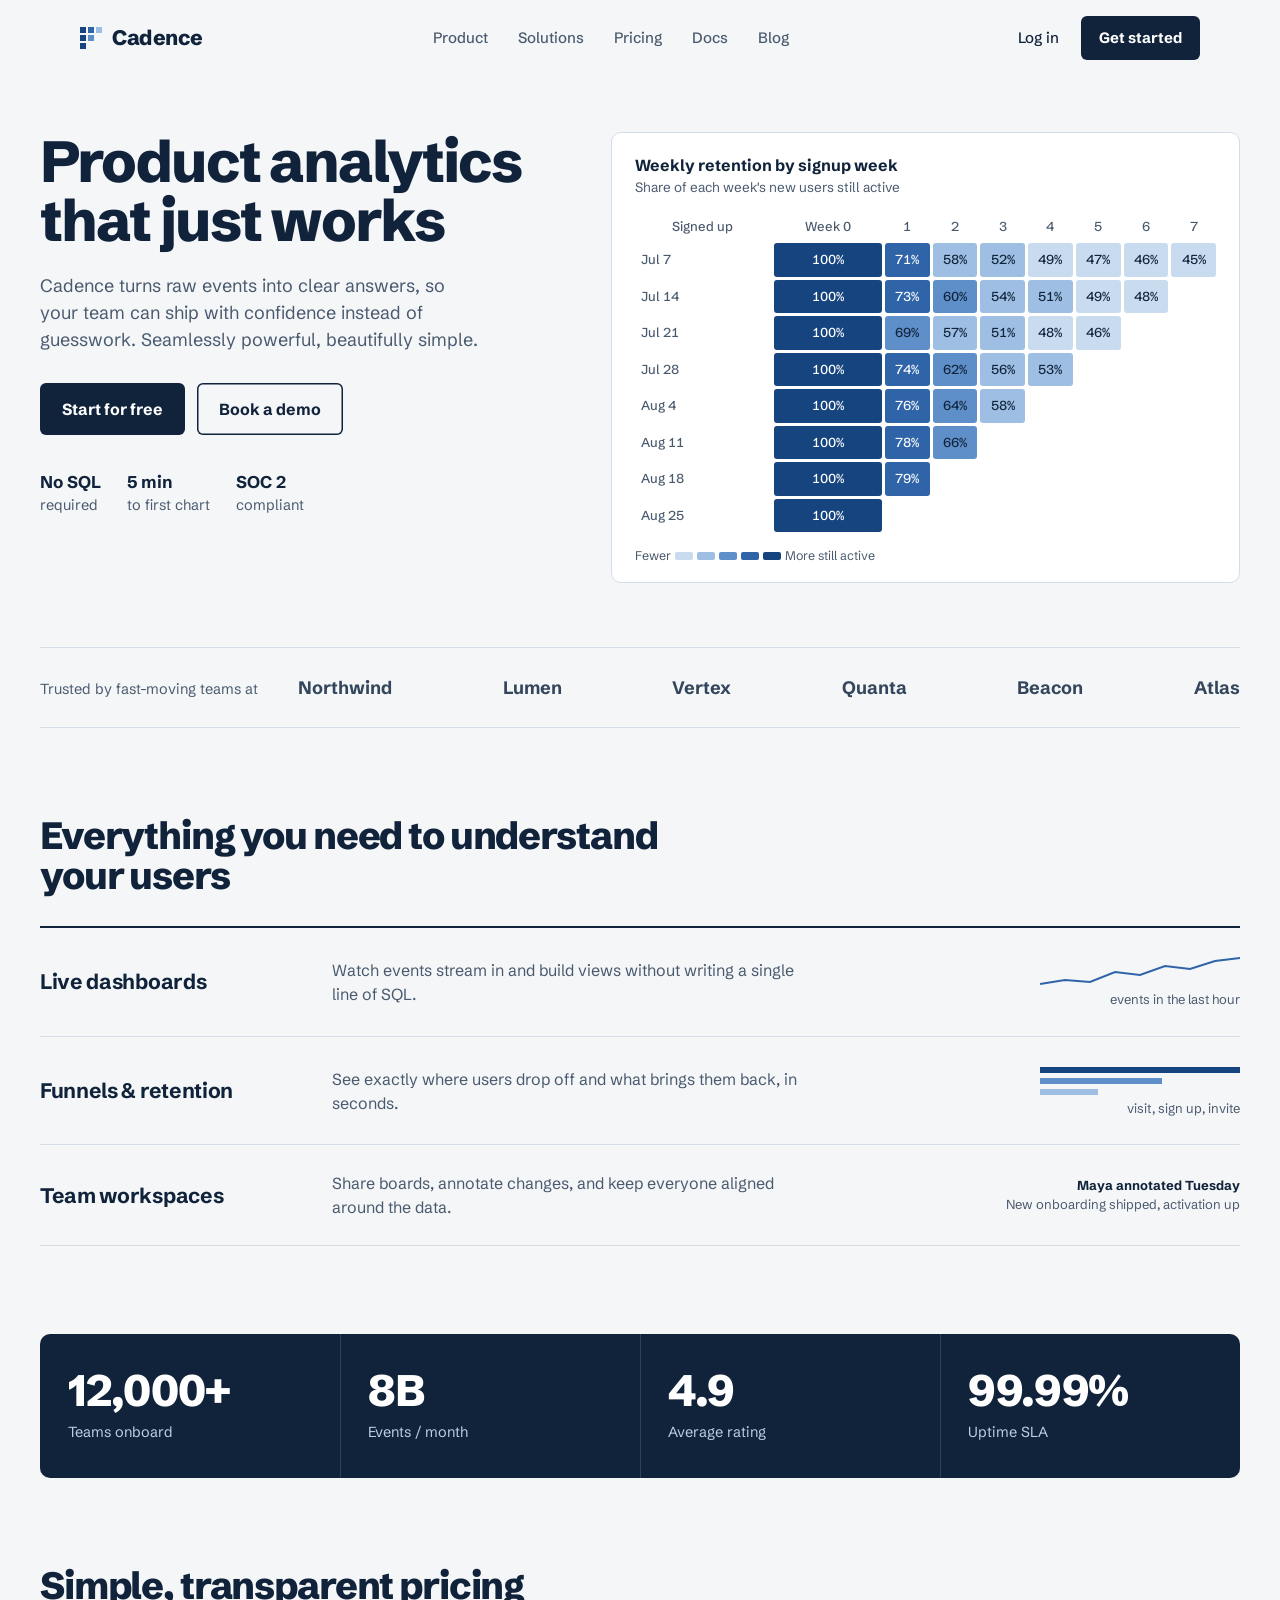
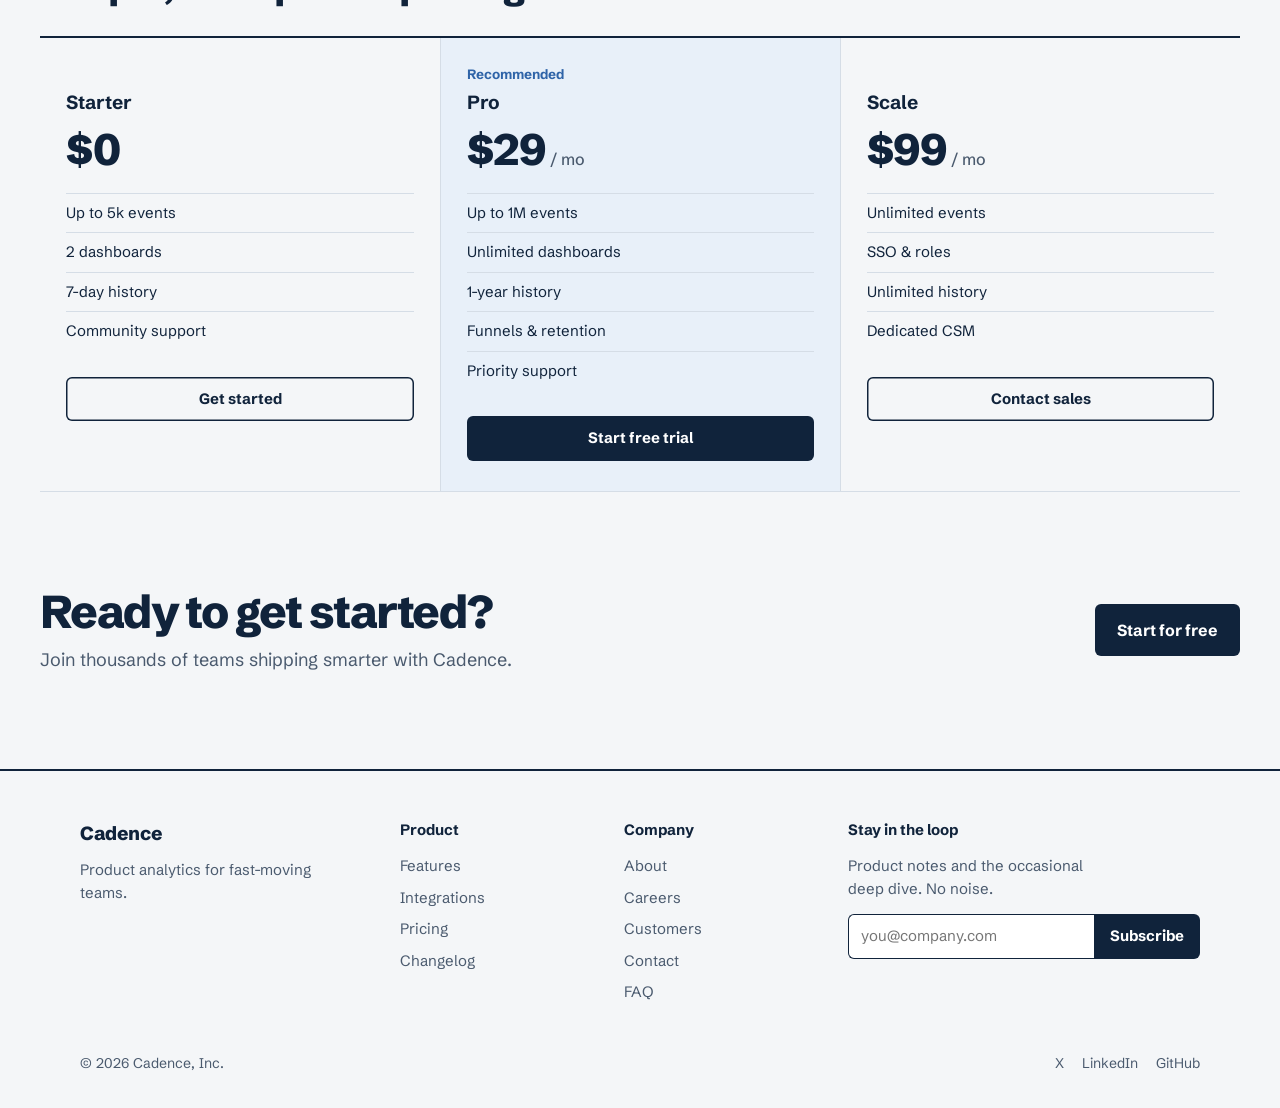
<file: .agents/skills/avoid-ai-design/examples/demo/refined.html>
<!doctype html>
<!-- DEMO / after: the SAME site as slop.html (same product, sections, copy, links), rewritten by
     avoid-ai-design v0.4. Direction "Cohort", grounded in the subject: the most characteristic
     artifact of product analytics is the retention cohort table, so it is the hero, the page is
     structured like a table, and the table's heat ramp is the page's only color.
     avoid-ai-design-ignore-file: L4, L9, CP2, CP6
     (content held identical to slop.html so that only the design varies: the stat numbers, the
     section order, and the copy are out of scope for this demo, see AUDIT.md) -->
<html lang="en">
<head>
<meta charset="utf-8">
<meta name="viewport" content="width=device-width, initial-scale=1">
<title>Cadence: product analytics</title>
<link rel="preconnect" href="https://fonts.googleapis.com">
<link rel="preconnect" href="https://fonts.gstatic.com" crossorigin>
<link href="https://fonts.googleapis.com/css2?family=Schibsted+Grotesk:wght@400;500;700;800&display=swap" rel="stylesheet">
<style>
  *{ margin:0; padding:0; box-sizing:border-box; }
  :root{
    --ground:#f4f6f8; --surface:#ffffff; --ink:#10233b; --muted:#4a5a6e; --rule:#d5dde6;
    --heat-1:#c9dbef; --heat-2:#9ebfe3; --heat-3:#5f8fc9; --heat-4:#2f64a8; --heat-5:#16447f; --wash:#e8f0f9;
    --face:"Schibsted Grotesk", "Segoe UI", sans-serif;
  }
  body{ font-family:var(--face); color:var(--ink); background:var(--ground); -webkit-font-smoothing:antialiased; line-height:1.5; }
  a{ color:inherit; text-decoration:none; }
  a:focus-visible, button:focus-visible, input:focus-visible{ outline:2px solid var(--heat-4); outline-offset:3px; border-radius:4px; }
  .wrap{ max-width:1200px; margin:0 auto; padding:0 40px; }

  /* nav */
  .nav{ display:flex; align-items:center; justify-content:space-between; height:76px; }
  .brand{ display:flex; align-items:center; gap:10px; font-weight:800; font-size:21px; letter-spacing:-.02em; }
  .brand svg{ display:block; }
  .links{ display:flex; gap:30px; font-size:15px; font-weight:500; color:var(--muted); }
  .links a:hover{ color:var(--ink); }
  .nav-r{ display:flex; align-items:center; gap:22px; font-size:15px; font-weight:500; }
  .btn{ display:inline-block; background:var(--ink); color:#fff; font-weight:700; font-size:15px; padding:11px 18px; border-radius:6px;
        transition:background-color .15s ease; }
  .btn:hover{ background:var(--heat-4); }
  .btn.quiet{ background:transparent; color:var(--ink); box-shadow:inset 0 0 0 1.5px var(--ink); }
  .btn.quiet:hover{ background:var(--wash); }
  .btn.lg{ padding:14px 22px; font-size:16px; }

  /* hero: the cohort table is the first thing you see */
  .hero{ display:grid; grid-template-columns:.9fr 1.1fr; gap:56px; align-items:start; padding:56px 0 64px; }
  .hero h1{ font-size:58px; line-height:1.02; font-weight:800; letter-spacing:-.035em; margin-bottom:22px; }
  .hero .sub{ font-size:18px; color:var(--muted); max-width:440px; margin-bottom:30px; }
  .cta{ display:flex; gap:12px; flex-wrap:wrap; }
  .proof{ list-style:none; display:flex; gap:26px; margin-top:34px; font-size:14.5px; color:var(--muted); }
  .proof strong{ display:block; color:var(--ink); font-size:17px; }

  .cohort{ background:var(--surface); border:1px solid var(--rule); border-radius:10px; padding:20px 20px 16px; }
  .cohort table{ width:100%; border-collapse:separate; border-spacing:3px; font-size:13px; font-variant-numeric:tabular-nums; }
  .cohort caption{ text-align:left; caption-side:top; padding:0 3px 12px; }
  .cohort caption b{ display:block; font-size:16px; }
  .cohort caption span{ color:var(--muted); font-size:13.5px; }
  .cohort th{ font-weight:500; color:var(--muted); text-align:left; padding:4px 6px; white-space:nowrap; }
  .cohort thead th{ text-align:center; }
  .cohort td{ text-align:center; padding:7px 0; border-radius:3px; font-weight:500; }
  .h1c{ background:var(--heat-1); } .h2c{ background:var(--heat-2); } .h3c{ background:var(--heat-3); }
  .h4c{ background:var(--heat-4); color:#fff; } .h5c{ background:var(--heat-5); color:#fff; }
  .key{ display:flex; align-items:center; gap:4px; margin:12px 3px 0; font-size:12.5px; color:var(--muted); }
  .key i{ width:18px; height:8px; border-radius:2px; }

  /* logos */
  .logos{ display:flex; align-items:baseline; gap:40px; padding:26px 0; border-top:1px solid var(--rule); border-bottom:1px solid var(--rule); }
  .logos p{ font-size:14.5px; color:var(--muted); white-space:nowrap; }
  .logos ul{ list-style:none; display:flex; justify-content:space-between; flex:1; font-weight:700; font-size:18px; color:#34465c; }

  /* features as rows of a table */
  section.block{ padding:88px 0 0; }
  .block h2{ font-size:38px; line-height:1.06; font-weight:800; letter-spacing:-.03em; max-width:620px; margin-bottom:30px; }
  .rows{ border-top:2px solid var(--ink); }
  .row{ display:grid; grid-template-columns:260px 1fr 260px; gap:32px; align-items:center; padding:26px 0; border-bottom:1px solid var(--rule); }
  .row h3{ font-size:21px; font-weight:700; letter-spacing:-.015em; }
  .row p{ color:var(--muted); font-size:16px; max-width:470px; }
  .row .viz{ justify-self:end; font-size:13px; color:var(--muted); text-align:right; }
  .row .viz svg{ display:block; margin-left:auto; }

  /* stats: the totals row */
  .totals{ display:grid; grid-template-columns:repeat(4,1fr); margin-top:88px; background:var(--ink); color:#fff; border-radius:10px; }
  .totals div{ padding:34px 28px; }
  .totals div + div{ box-shadow:inset 1px 0 0 rgba(255,255,255,.14); }
  .totals b{ display:block; font-size:44px; font-weight:800; letter-spacing:-.03em; line-height:1; }
  .totals span{ display:block; margin-top:10px; font-size:14.5px; color:#bfd0e4; }

  /* pricing as a comparison */
  .plans{ display:grid; grid-template-columns:repeat(3,1fr); border-top:2px solid var(--ink); }
  .plan{ padding:26px 26px 30px; border-bottom:1px solid var(--rule); }
  .plan + .plan{ border-left:1px solid var(--rule); }
  .plan.rec{ background:var(--wash); }
  .plan .tag{ font-size:13.5px; font-weight:700; color:var(--heat-4); height:20px; }
  .plan h3{ font-size:19px; font-weight:700; margin:4px 0 10px; }
  .plan .price{ font-size:44px; font-weight:800; letter-spacing:-.03em; line-height:1; }
  .plan .price small{ font-size:16px; font-weight:500; color:var(--muted); letter-spacing:0; }
  .plan ul{ list-style:none; margin:22px 0 26px; }
  .plan li{ padding:8px 0; border-top:1px solid var(--rule); font-size:15px; }
  .plan .btn{ display:block; text-align:center; }

  /* closing */
  .close{ display:flex; align-items:center; justify-content:space-between; gap:40px; padding:96px 0; }
  .close h2{ font-size:46px; line-height:1.04; font-weight:800; letter-spacing:-.035em; }
  .close p{ color:var(--muted); font-size:18px; margin-top:10px; }

  footer{ border-top:2px solid var(--ink); padding:48px 0 34px; }
  .foot{ display:grid; grid-template-columns:1.5fr 1fr 1fr 1.5fr; gap:32px; }
  .foot h4{ font-size:15px; font-weight:700; margin-bottom:14px; }
  .foot a{ display:block; color:var(--muted); font-size:15px; margin-bottom:9px; }
  .foot a:hover{ color:var(--ink); }
  .foot p{ color:var(--muted); font-size:15px; max-width:260px; }
  .signup{ display:flex; margin-top:14px; }
  .signup input{ flex:1; font:inherit; font-size:15px; padding:10px 12px; border:1.5px solid var(--ink); border-right:0; border-radius:6px 0 0 6px; background:var(--surface); color:var(--ink); }
  .signup button{ font:inherit; font-weight:700; font-size:15px; padding:0 16px; border:0; border-radius:0 6px 6px 0; background:var(--ink); color:#fff; cursor:pointer; }
  .signup button:hover{ background:var(--heat-4); }
  .legal{ display:flex; justify-content:space-between; margin-top:40px; font-size:14px; color:var(--muted); }
  .legal nav{ display:flex; gap:18px; }

  @media (max-width:900px){
    .hero, .row{ grid-template-columns:1fr; } .row .viz{ justify-self:start; text-align:left; }
    .hero h1{ font-size:42px; } .totals, .plans, .foot{ grid-template-columns:1fr 1fr; }
    .logos, .close{ flex-direction:column; align-items:flex-start; } .links{ display:none; }
  }
</style>
</head>
<body>
  <header class="wrap nav">
    <a class="brand" href="refined.html" aria-label="Cadence home">
      <svg width="22" height="22" viewBox="0 0 22 22" aria-hidden="true">
        <rect x="0" y="0" width="6" height="6" fill="#16447f"/><rect x="8" y="0" width="6" height="6" fill="#2f64a8"/><rect x="16" y="0" width="6" height="6" fill="#9ebfe3"/>
        <rect x="0" y="8" width="6" height="6" fill="#16447f"/><rect x="8" y="8" width="6" height="6" fill="#5f8fc9"/>
        <rect x="0" y="16" width="6" height="6" fill="#16447f"/>
      </svg>
      Cadence
    </a>
    <nav class="links" aria-label="Main"><a href="#">Product</a><a href="#">Solutions</a><a href="#pricing">Pricing</a><a href="#">Docs</a><a href="#">Blog</a></nav>
    <div class="nav-r"><a href="#">Log in</a><a class="btn" href="#">Get started</a></div>
  </header>

  <main>
    <section class="wrap hero">
      <div>
        <h1>Product analytics that just works</h1>
        <p class="sub">Cadence turns raw events into clear answers, so your team can ship with confidence instead of guesswork. Seamlessly powerful, beautifully simple.</p>
        <div class="cta"><a class="btn lg" href="#">Start for free</a><a class="btn lg quiet" href="#">Book a demo</a></div>
        <ul class="proof">
          <li><strong>No SQL</strong>required</li>
          <li><strong>5 min</strong>to first chart</li>
          <li><strong>SOC 2</strong>compliant</li>
        </ul>
      </div>
      <figure class="cohort">
        <table>
          <caption><b>Weekly retention by signup week</b><span>Share of each week's new users still active</span></caption>
          <thead><tr><th scope="col">Signed up</th><th scope="col">Week 0</th><th scope="col">1</th><th scope="col">2</th><th scope="col">3</th><th scope="col">4</th><th scope="col">5</th><th scope="col">6</th><th scope="col">7</th></tr></thead>
          <tbody>
            <tr><th scope="row">Jul 7</th><td class="h5c">100%</td><td class="h4c">71%</td><td class="h2c">58%</td><td class="h2c">52%</td><td class="h1c">49%</td><td class="h1c">47%</td><td class="h1c">46%</td><td class="h1c">45%</td></tr>
            <tr><th scope="row">Jul 14</th><td class="h5c">100%</td><td class="h4c">73%</td><td class="h3c">60%</td><td class="h2c">54%</td><td class="h2c">51%</td><td class="h1c">49%</td><td class="h1c">48%</td><td></td></tr>
            <tr><th scope="row">Jul 21</th><td class="h5c">100%</td><td class="h3c">69%</td><td class="h2c">57%</td><td class="h2c">51%</td><td class="h1c">48%</td><td class="h1c">46%</td><td></td><td></td></tr>
            <tr><th scope="row">Jul 28</th><td class="h5c">100%</td><td class="h4c">74%</td><td class="h3c">62%</td><td class="h2c">56%</td><td class="h2c">53%</td><td></td><td></td><td></td></tr>
            <tr><th scope="row">Aug 4</th><td class="h5c">100%</td><td class="h4c">76%</td><td class="h3c">64%</td><td class="h2c">58%</td><td></td><td></td><td></td><td></td></tr>
            <tr><th scope="row">Aug 11</th><td class="h5c">100%</td><td class="h4c">78%</td><td class="h3c">66%</td><td></td><td></td><td></td><td></td><td></td></tr>
            <tr><th scope="row">Aug 18</th><td class="h5c">100%</td><td class="h4c">79%</td><td></td><td></td><td></td><td></td><td></td><td></td></tr>
            <tr><th scope="row">Aug 25</th><td class="h5c">100%</td><td></td><td></td><td></td><td></td><td></td><td></td><td></td></tr>
          </tbody>
        </table>
        <div class="key" aria-hidden="true">Fewer <i class="h1c"></i><i class="h2c"></i><i class="h3c"></i><i class="h4c"></i><i class="h5c"></i> More still active</div>
      </figure>
    </section>

    <section class="wrap logos" aria-label="Customers">
      <p>Trusted by fast-moving teams at</p>
      <ul><li>Northwind</li><li>Lumen</li><li>Vertex</li><li>Quanta</li><li>Beacon</li><li>Atlas</li></ul>
    </section>

    <section class="wrap block">
      <h2>Everything you need to understand your users</h2>
      <div class="rows">
        <div class="row">
          <h3>Live dashboards</h3>
          <p>Watch events stream in and build views without writing a single line of SQL.</p>
          <div class="viz"><svg width="200" height="36" viewBox="0 0 200 36" aria-hidden="true"><polyline fill="none" stroke="#2f64a8" stroke-width="2" points="0,30 25,26 50,28 75,18 100,21 125,12 150,15 175,7 200,4"/></svg>events in the last hour</div>
        </div>
        <div class="row">
          <h3>Funnels &amp; retention</h3>
          <p>See exactly where users drop off and what brings them back, in seconds.</p>
          <div class="viz"><svg width="200" height="36" viewBox="0 0 200 36" aria-hidden="true"><rect x="0" y="4" width="200" height="6" fill="#16447f"/><rect x="0" y="15" width="122" height="6" fill="#5f8fc9"/><rect x="0" y="26" width="58" height="6" fill="#9ebfe3"/></svg>visit, sign up, invite</div>
        </div>
        <div class="row">
          <h3>Team workspaces</h3>
          <p>Share boards, annotate changes, and keep everyone aligned around the data.</p>
          <div class="viz"><strong style="color:var(--ink)">Maya annotated Tuesday</strong><br>New onboarding shipped, activation up</div>
        </div>
      </div>

      <div class="totals">
        <div><b>12,000+</b><span>Teams onboard</span></div>
        <div><b>8B</b><span>Events / month</span></div>
        <div><b>4.9</b><span>Average rating</span></div>
        <div><b>99.99%</b><span>Uptime SLA</span></div>
      </div>
    </section>

    <section class="wrap block" id="pricing">
      <h2>Simple, transparent pricing</h2>
      <div class="plans">
        <div class="plan"><div class="tag"></div><h3>Starter</h3><div class="price">$0</div><ul><li>Up to 5k events</li><li>2 dashboards</li><li>7-day history</li><li>Community support</li></ul><a class="btn quiet" href="#">Get started</a></div>
        <div class="plan rec"><div class="tag">Recommended</div><h3>Pro</h3><div class="price">$29<small> / mo</small></div><ul><li>Up to 1M events</li><li>Unlimited dashboards</li><li>1-year history</li><li>Funnels &amp; retention</li><li>Priority support</li></ul><a class="btn" href="#">Start free trial</a></div>
        <div class="plan"><div class="tag"></div><h3>Scale</h3><div class="price">$99<small> / mo</small></div><ul><li>Unlimited events</li><li>SSO &amp; roles</li><li>Unlimited history</li><li>Dedicated CSM</li></ul><a class="btn quiet" href="#">Contact sales</a></div>
      </div>
    </section>

    <section class="wrap close">
      <div><h2>Ready to get started?</h2><p>Join thousands of teams shipping smarter with Cadence.</p></div>
      <a class="btn lg" href="#">Start for free</a>
    </section>
  </main>

  <footer><div class="wrap">
    <div class="foot">
      <div><a class="brand" href="refined.html" style="color:var(--ink);font-size:19px;margin-bottom:12px">Cadence</a><p>Product analytics for fast-moving teams.</p></div>
      <div><h4>Product</h4><a href="#">Features</a><a href="#">Integrations</a><a href="#pricing">Pricing</a><a href="#">Changelog</a></div>
      <div><h4>Company</h4><a href="#">About</a><a href="#">Careers</a><a href="#">Customers</a><a href="#">Contact</a><a href="faq.html">FAQ</a></div>
      <div><h4>Stay in the loop</h4><p>Product notes and the occasional deep dive. No noise.</p>
        <form class="signup" onsubmit="return false"><label class="sr" for="em" style="position:absolute;left:-9999px">Email</label><input id="em" type="email" placeholder="you@company.com"><button type="submit">Subscribe</button></form></div>
    </div>
    <div class="legal"><span>© 2026 Cadence, Inc.</span><nav aria-label="Social"><a href="#">X</a><a href="#">LinkedIn</a><a href="#">GitHub</a></nav></div>
  </div></footer>
</body>
</html>
</file>
